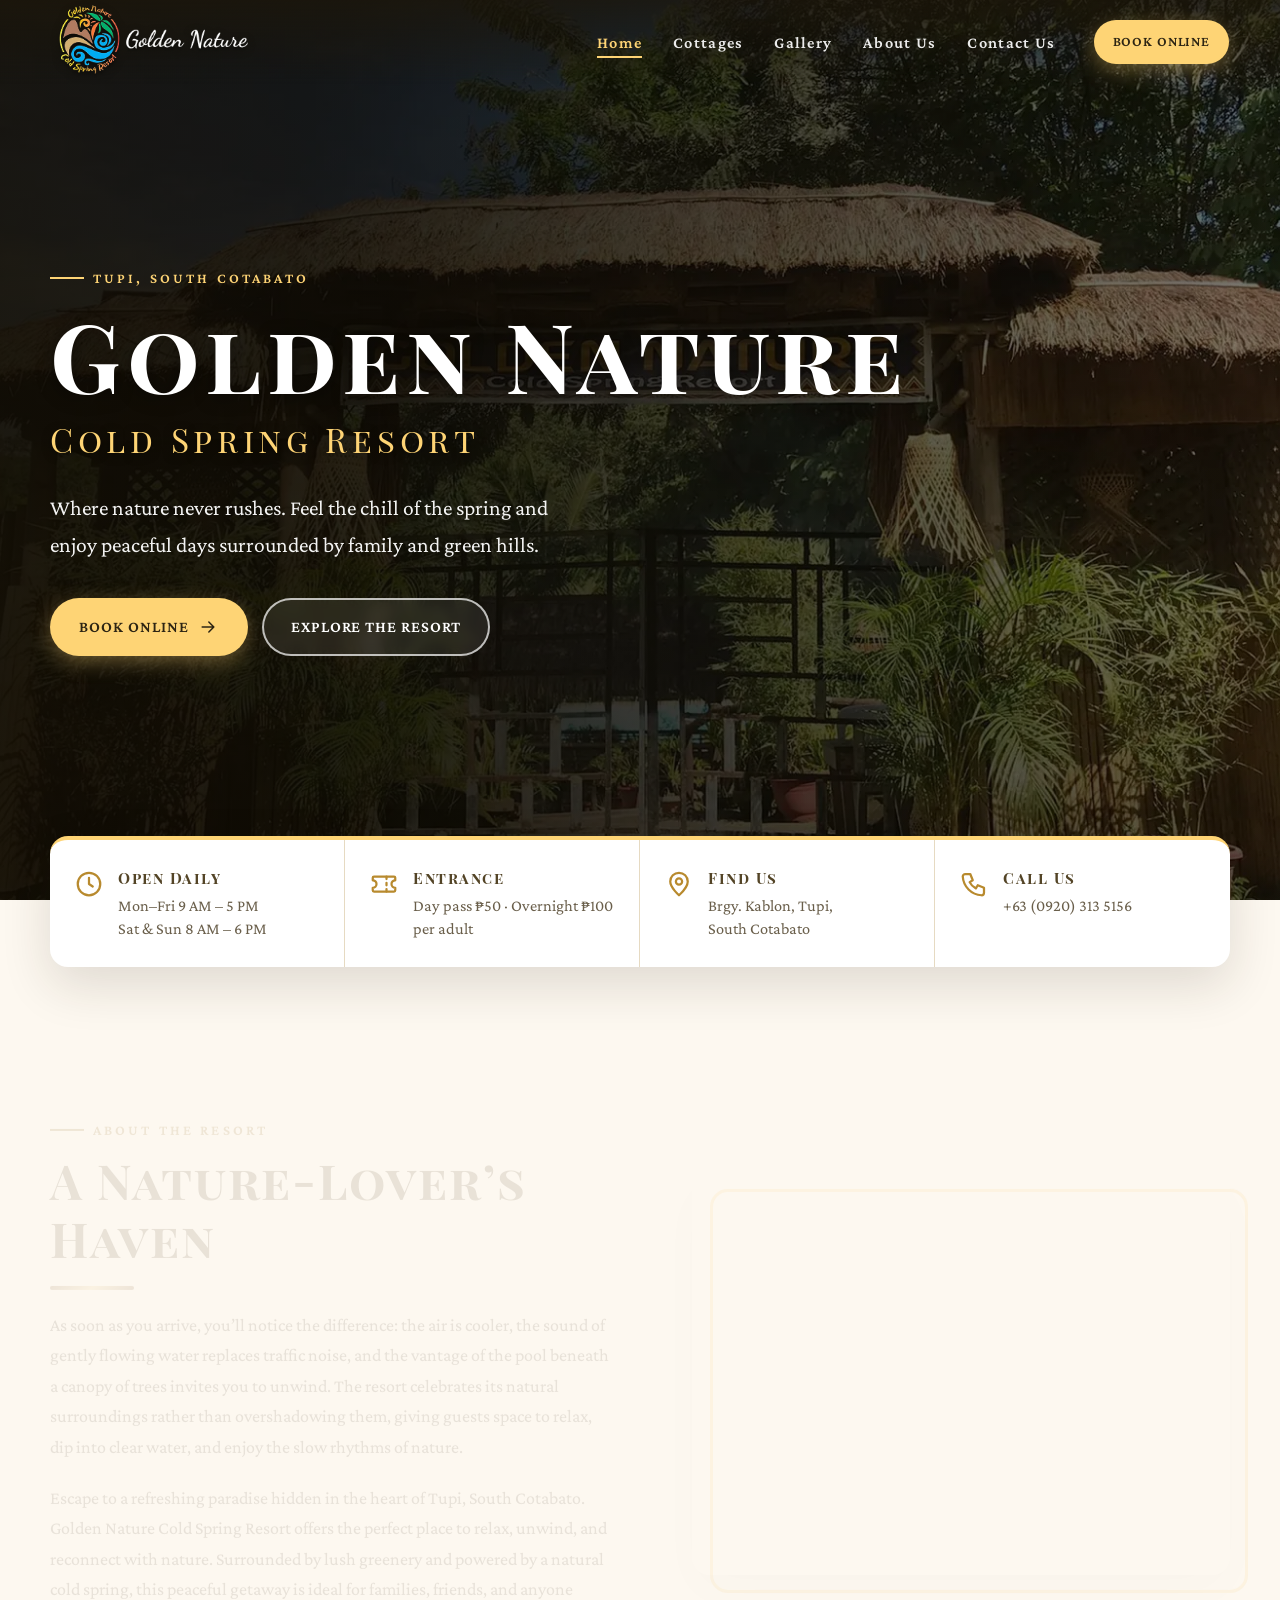
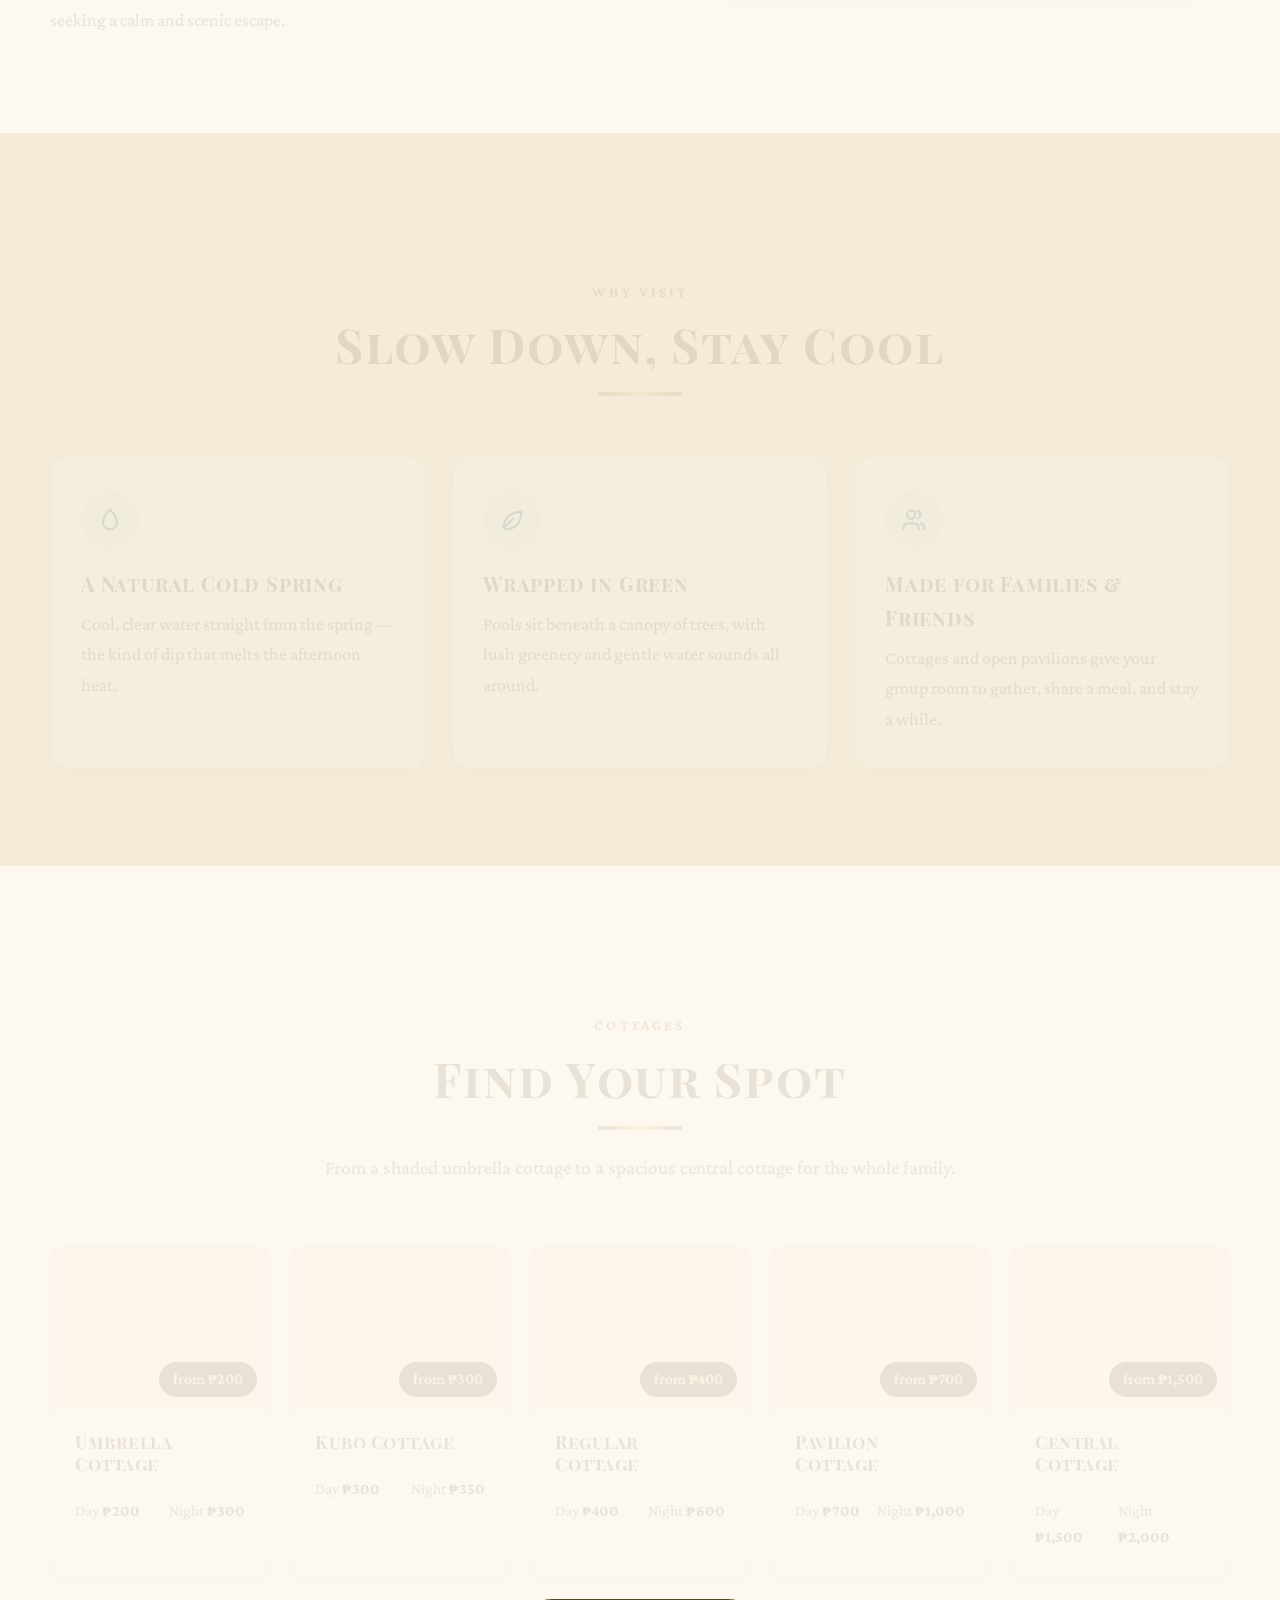
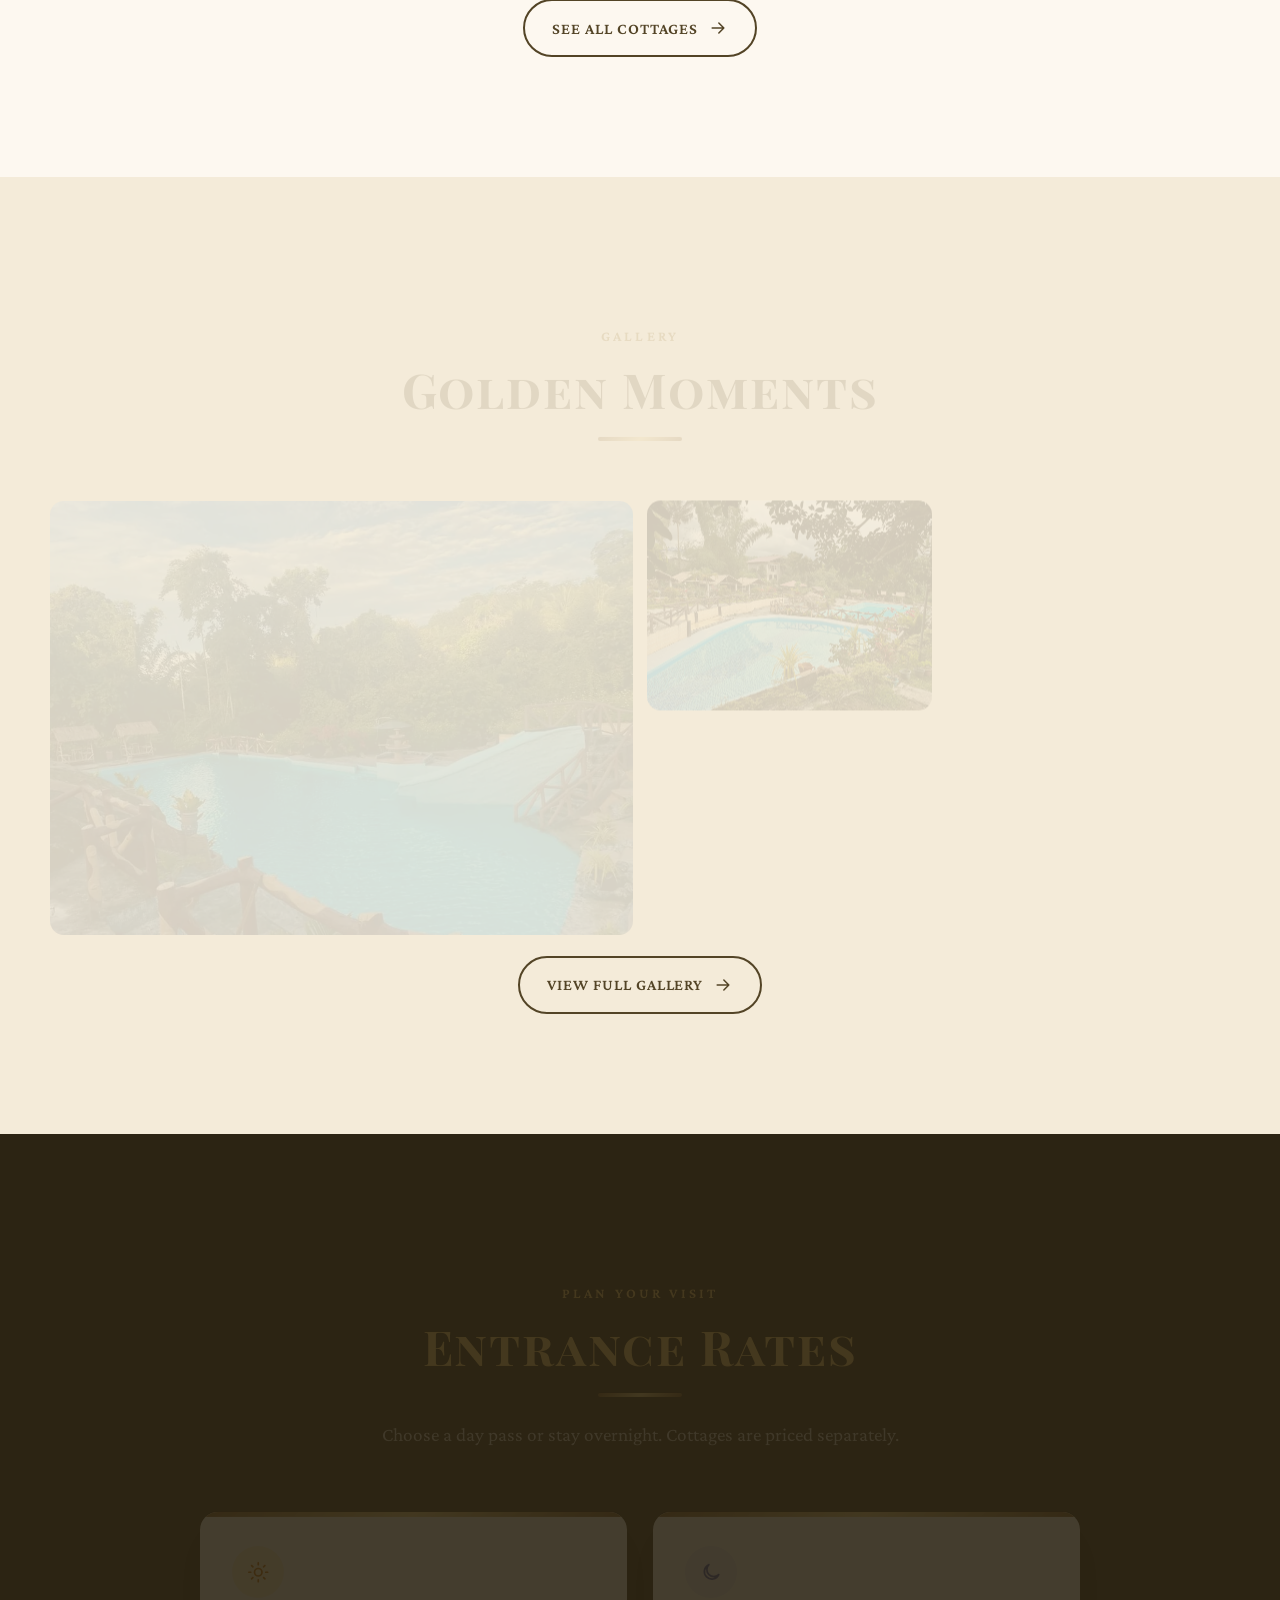
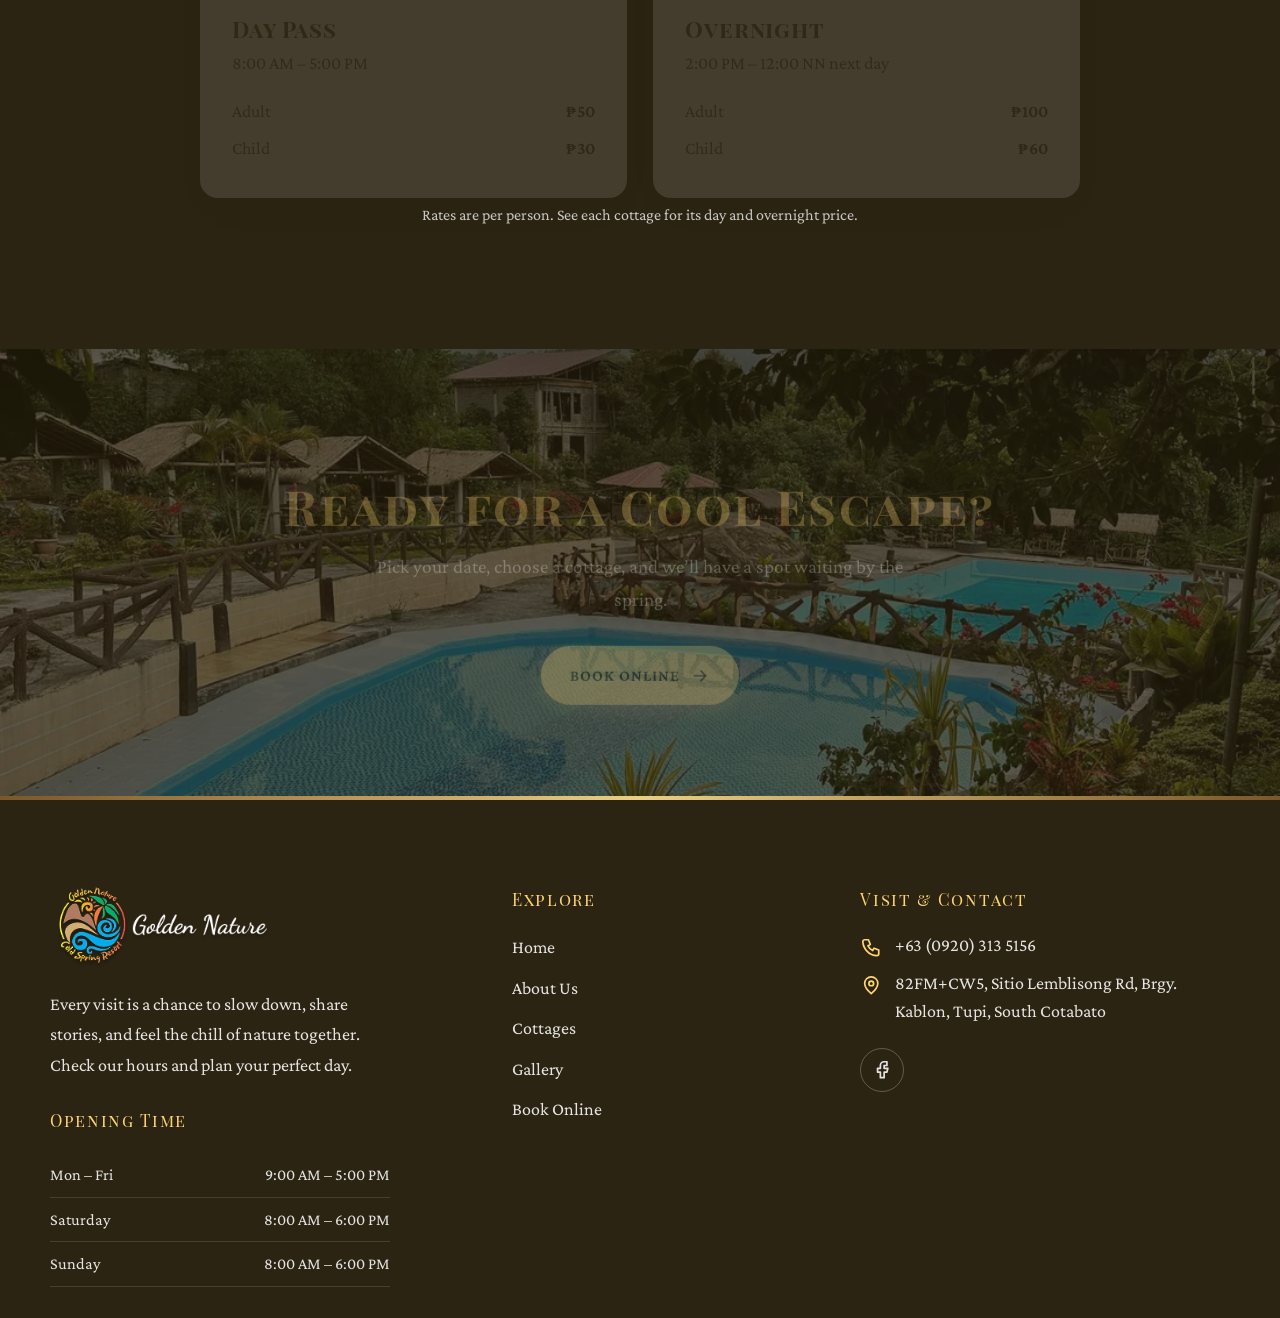
<file: index.html>
<!DOCTYPE html><html lang="en"><head><meta charset="utf-8"><title>Golden Nature Cold Spring Resort</title><meta http-equiv="refresh" content="0; url=Home.html"><link rel="canonical" href="Home.html"></head><body><a href="Home.html">Continue to Golden Nature Cold Spring Resort</a></body></html>
</file>
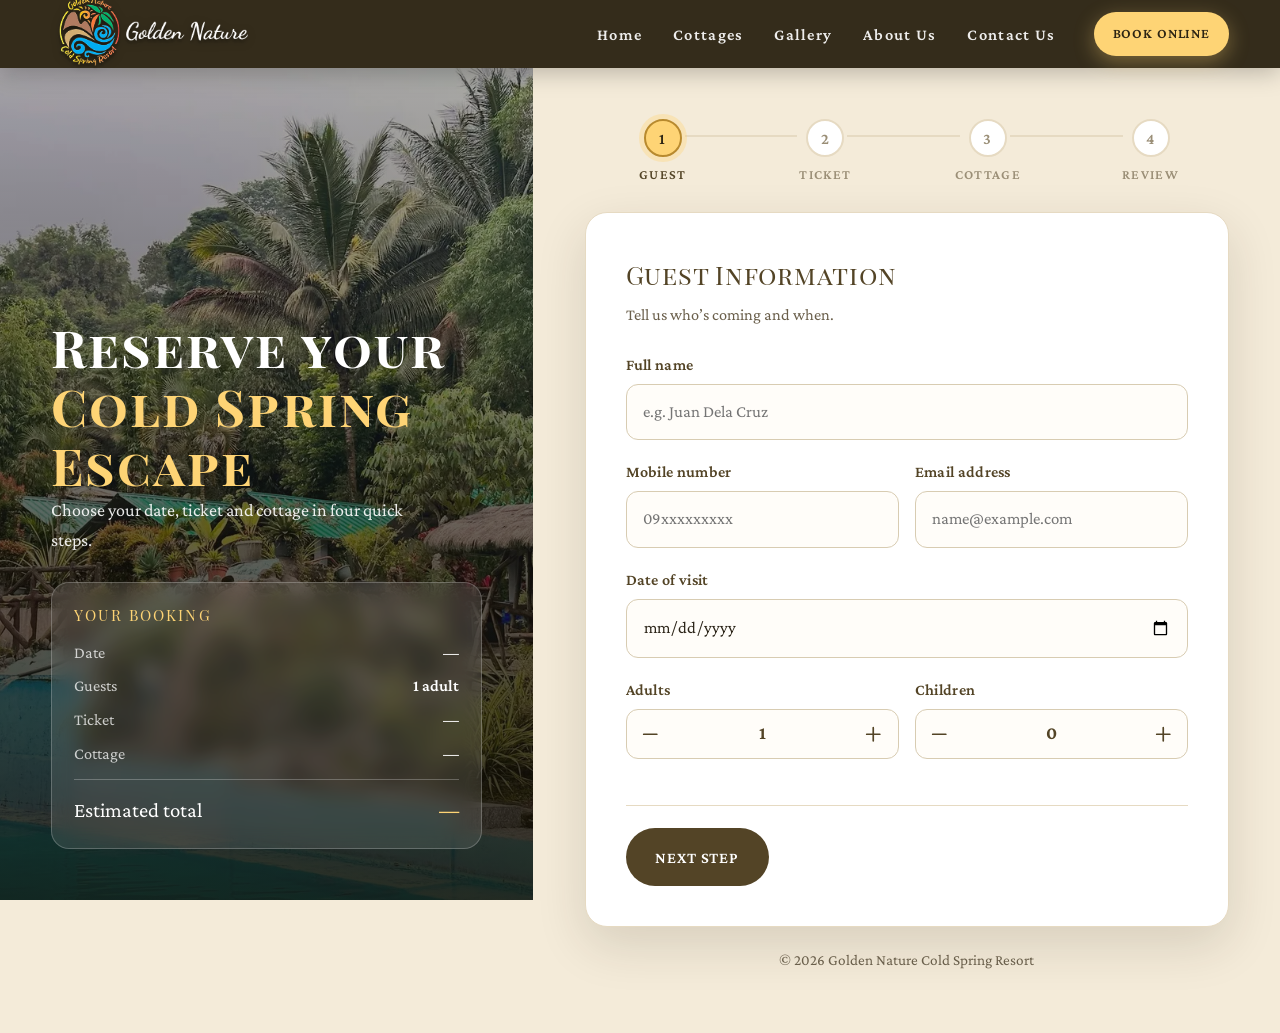
<file: Booking.html>
<!DOCTYPE html>
<html lang="en">
<head>
<meta charset="UTF-8">
<meta name="viewport" content="width=device-width, initial-scale=1">
<title>Book Online | Golden Nature Cold Spring Resort</title>
<meta name="description" content="Book your day pass or overnight stay and reserve a cottage at Golden Nature Cold Spring Resort in Tupi, South Cotabato.">
<meta name="theme-color" content="#2c2413">
<meta property="og:type" content="website">
<meta property="og:title" content="Book Online | Golden Nature Cold Spring Resort">
<meta property="og:description" content="Book your day pass or overnight stay and reserve a cottage at Golden Nature Cold Spring Resort in Tupi, South Cotabato.">
<meta property="og:image" content="img/book.webp">
<link rel="icon" href="favicon.svg" type="image/svg+xml">
<link rel="preconnect" href="https://fonts.googleapis.com">
<link rel="preconnect" href="https://fonts.gstatic.com" crossorigin>
<link href="https://fonts.googleapis.com/css2?family=Playfair+Display+SC:wght@400;700&family=Crimson+Pro:ital,wght@0,400;0,600;1,400&display=swap" rel="stylesheet">
<link rel="stylesheet" href="css/style.css">
<link rel="stylesheet" href="css/booking.css">
</head>
<body class="booking-page">
<a class="skip" href="#main">Skip to content</a>
<svg width="0" height="0" style="position:absolute" aria-hidden="true" focusable="false"><defs>
<symbol id="i-phone" viewBox="0 0 24 24"><path d="M5 4h4l2 5-2.5 1.5a11 11 0 0 0 5 5L15 13l5 2v4a2 2 0 0 1-2 2A16 16 0 0 1 3 6a2 2 0 0 1 2-2z"/></symbol>
<symbol id="i-pin" viewBox="0 0 24 24"><path d="M12 21s-7-6.2-7-11a7 7 0 0 1 14 0c0 4.8-7 11-7 11z"/><circle cx="12" cy="10" r="2.5"/></symbol>
<symbol id="i-clock" viewBox="0 0 24 24"><circle cx="12" cy="12" r="9"/><path d="M12 7v5l3 2"/></symbol>
<symbol id="i-facebook" viewBox="0 0 24 24"><path d="M14 8h3V4h-3a4 4 0 0 0-4 4v3H7v4h3v6h4v-6h3l1-4h-4V8z"/></symbol>
<symbol id="i-ticket" viewBox="0 0 24 24"><path d="M3 9V7a1 1 0 0 1 1-1h16a1 1 0 0 1 1 1v2a3 3 0 0 0 0 6v2a1 1 0 0 1-1 1H4a1 1 0 0 1-1-1v-2a3 3 0 0 0 0-6z"/><path d="M14 6v12" stroke-dasharray="2 3"/></symbol>
<symbol id="i-drop" viewBox="0 0 24 24"><path d="M12 3s6 6.5 6 11a6 6 0 0 1-12 0c0-4.5 6-11 6-11z"/></symbol>
<symbol id="i-leaf" viewBox="0 0 24 24"><path d="M5 19c0-8 5-14 15-14 0 10-6 15-14 15M5 19l8-8"/></symbol>
<symbol id="i-users" viewBox="0 0 24 24"><path d="M16 20v-1a4 4 0 0 0-4-4H7a4 4 0 0 0-4 4v1M9.5 11a3.5 3.5 0 1 0 0-7 3.5 3.5 0 0 0 0 7zM21 20v-1a4 4 0 0 0-3-3.9M15 4.2a3.5 3.5 0 0 1 0 6.6"/></symbol>
<symbol id="i-arrow" viewBox="0 0 24 24"><path d="M5 12h14M13 6l6 6-6 6"/></symbol>
<symbol id="i-down" viewBox="0 0 24 24"><path d="M6 9l6 6 6-6"/></symbol>
<symbol id="i-sun" viewBox="0 0 24 24"><circle cx="12" cy="12" r="4"/><path d="M12 2v2M12 20v2M4.9 4.9l1.4 1.4M17.7 17.7l1.4 1.4M2 12h2M20 12h2M4.9 19.1l1.4-1.4M17.7 6.3l1.4-1.4"/></symbol>
<symbol id="i-moon" viewBox="0 0 24 24"><path d="M20 14.5A8 8 0 1 1 9.5 4a6.5 6.5 0 0 0 10.5 10.5z"/></symbol>
<symbol id="i-check" viewBox="0 0 24 24"><path d="M5 13l4 4L19 7"/></symbol>
<symbol id="i-minus" viewBox="0 0 24 24"><path d="M5 12h14"/></symbol>
<symbol id="i-plus" viewBox="0 0 24 24"><path d="M12 5v14M5 12h14"/></symbol>
<symbol id="i-close" viewBox="0 0 24 24"><path d="M6 6l12 12M18 6L6 18"/></symbol>
<symbol id="i-prev" viewBox="0 0 24 24"><path d="M15 6l-6 6 6 6"/></symbol>
<symbol id="i-next" viewBox="0 0 24 24"><path d="M9 6l6 6-6 6"/></symbol>
<symbol id="i-menu" viewBox="0 0 24 24"><path d="M4 7h16M4 12h16M4 17h16"/></symbol>
<symbol id="i-copy" viewBox="0 0 24 24"><rect x="9" y="9" width="11" height="11" rx="2"/><path d="M5 15V6a2 2 0 0 1 2-2h9"/></symbol>
</defs></svg>
<header class="site-header solid" id="header">
  <a class="brand" href="Home.html" aria-label="Golden Nature Cold Spring Resort — home"><img src="img/logo.png" width="279" height="108" alt="Golden Nature Resort"></a>
  <button class="menu-toggle" aria-expanded="false" aria-controls="nav" aria-label="Toggle menu"><svg class="icon" aria-hidden="true"><use href="#i-menu"/></svg></button>
  <nav class="nav" id="nav" aria-label="Main">
    <ul><li><a href="Home.html">Home</a></li><li><a href="Cottages.html">Cottages</a></li><li><a href="Gallery.html">Gallery</a></li><li><a href="Home.html#about">About Us</a></li><li><a href="Home.html#contact">Contact Us</a></li></ul>
    <a href="Booking.html" class="btn btn--gold btn--sm">Book Online</a>
  </nav>
</header>

<main id="main" class="booking">
  <aside class="booking__aside"><div class="booking__aside-inner">
    <img src="img/book.webp" width="1400" height="1050" alt="Pool and cottages at Golden Nature Resort">
    <div><h1>Reserve your<em>Cold Spring Escape</em></h1>
    <p class="sub">Choose your date, ticket and cottage in four quick steps.</p></div>
    <div class="summary" aria-live="polite"><h2>YOUR BOOKING</h2><dl id="summary-list"></dl></div>
  </div></aside>

  <div class="booking__main"><div class="booking__panel" id="panel">
    <ol class="stepper" aria-label="Booking progress"><li>Guest</li><li>Ticket</li><li>Cottage</li><li>Review</li></ol>
    <div class="form-card">
      <form id="booking-form" novalidate>
        <fieldset class="step active" id="step-1"><legend>Guest Information</legend>
          <p class="hint">Tell us who&rsquo;s coming and when.</p>
          <div class="field"><label for="inp-name">Full name</label>
        <input type="text" id="inp-name" autocomplete="name" placeholder="e.g. Juan Dela Cruz" aria-describedby="err-name" required>
        <p class="error" id="err-name" role="alert"></p></div>
          <div class="row">
            <div class="field"><label for="inp-phone">Mobile number</label>
        <input type="tel" id="inp-phone" autocomplete="tel" placeholder="09xxxxxxxxx" aria-describedby="err-phone" required>
        <p class="error" id="err-phone" role="alert"></p></div>
            <div class="field"><label for="inp-email">Email address</label>
        <input type="email" id="inp-email" autocomplete="email" placeholder="name@example.com" aria-describedby="err-email" required>
        <p class="error" id="err-email" role="alert"></p></div>
          </div>
          <div class="field"><label for="inp-date">Date of visit</label>
            <input type="date" id="inp-date" aria-describedby="err-date" required><p class="error" id="err-date" role="alert"></p></div>
          <div class="row"><div class="field"><span class="label" id="lbl-adults">Adults</span>
        <div class="counter" role="group" aria-labelledby="lbl-adults">
          <button type="button" data-adjust="adults" data-delta="-1" aria-label="Fewer adults"><svg class="icon" aria-hidden="true"><use href="#i-minus"/></svg></button>
          <output id="out-adults" aria-live="polite">1</output>
          <button type="button" data-adjust="adults" data-delta="1" aria-label="More adults"><svg class="icon" aria-hidden="true"><use href="#i-plus"/></svg></button>
        </div></div><div class="field"><span class="label" id="lbl-children">Children</span>
        <div class="counter" role="group" aria-labelledby="lbl-children">
          <button type="button" data-adjust="children" data-delta="-1" aria-label="Fewer children"><svg class="icon" aria-hidden="true"><use href="#i-minus"/></svg></button>
          <output id="out-children" aria-live="polite">0</output>
          <button type="button" data-adjust="children" data-delta="1" aria-label="More children"><svg class="icon" aria-hidden="true"><use href="#i-plus"/></svg></button>
        </div></div></div>
        </fieldset>

        <fieldset class="step" id="step-2"><legend>Ticket Type</legend>
          <p class="hint">Select your preferred duration. Rates are per person.</p>
          <div class="options">
            <label class="option"><input type="radio" name="ticket" value="Day"><span class="option__box">
              <span class="option__left"><span class="option__icon day"><svg class="icon" aria-hidden="true"><use href="#i-sun"/></svg></span><span><h3>Day Pass</h3><small>8:00 AM – 5:00 PM</small></span></span>
              <span class="option__price">₱50 <small>adult</small><br>₱30 <small>child</small></span></span></label>
            <label class="option"><input type="radio" name="ticket" value="Overnight"><span class="option__box">
              <span class="option__left"><span class="option__icon night"><svg class="icon" aria-hidden="true"><use href="#i-moon"/></svg></span><span><h3>Overnight</h3><small>2:00 PM – 12:00 NN next day</small></span></span>
              <span class="option__price">₱100 <small>adult</small><br>₱60 <small>child</small></span></span></label>
          </div>
          <p class="error" id="err-ticket" role="alert"></p>
        </fieldset>

        <fieldset class="step" id="step-3"><legend>Select Cottage</legend>
          <p class="hint">Choose your perfect spot. Prices shown are for the ticket you picked.</p>
          <div class="cottage-grid" id="cottage-grid"></div>
          <p class="error" id="err-cottage" role="alert"></p>
        </fieldset>

        <fieldset class="step" id="step-4"><legend>Review &amp; Confirm</legend>
          <p class="hint">Please check everything before confirming.</p>
          <div class="review"><h3 id="rev-name"></h3><p class="meta" id="rev-contact"></p><dl id="rev-list"></dl></div>
          <div class="breakdown"><h4>PRICE BREAKDOWN</h4><div id="bd-list"></div></div>
          <label class="check"><input type="checkbox" id="inp-confirm"><span>I confirm that the details above are correct.</span></label>
          <p class="error" id="err-confirm" role="alert"></p>
        </fieldset>

        <div class="actions">
          <button type="button" class="btn btn--outline btn--sm btn-back" id="btn-back" hidden>Back</button>
          <span class="chip-total" id="chip-total"></span>
          <button type="submit" class="btn btn--dark" id="btn-next">Next step</button>
        </div>
      </form>

      <div class="complete" id="done">
        <div class="ok"><svg class="icon" aria-hidden="true"><use href="#i-check"/></svg></div>
        <h2 tabindex="-1">Booking request ready</h2>
        <div class="ref" id="done-ref"></div>
        <p>Estimated total <strong id="done-total"></strong></p>
        <div class="next"><strong>One last step:</strong> your reservation is not final until the resort confirms it. Please message us on Facebook or call <a href="tel:+639203135156">+63 920 313 5156</a> and quote your reference number.</div>
        <div class="btns">
          <a class="btn btn--dark btn--sm" id="done-fb" href="https://www.facebook.com/profile.php?id=100088833581768" target="_blank" rel="noopener"><svg class="icon" aria-hidden="true"><use href="#i-facebook"/></svg> Message us</a>
          <a class="btn btn--outline btn--sm" href="tel:+639203135156"><svg class="icon" aria-hidden="true"><use href="#i-phone"/></svg> Call</a>
          <button class="btn btn--outline btn--sm" type="button" id="done-copy"><svg class="icon" aria-hidden="true"><use href="#i-copy"/></svg> Copy details</button>
          <a class="btn btn--outline btn--sm" href="Home.html">Back to home</a>
        </div>
      </div>
    </div>
    <p style="text-align:center;margin-top:20px;color:var(--muted);font-size:.95rem">&copy; <span data-year>2026</span> Golden Nature Cold Spring Resort</p>
  </div></div>
</main>
<div class="toast" id="toast" role="status" aria-live="polite"></div>
<script src="js/main.js"></script>
<script src="js/booking.js"></script>
</body>
</html>
</file>
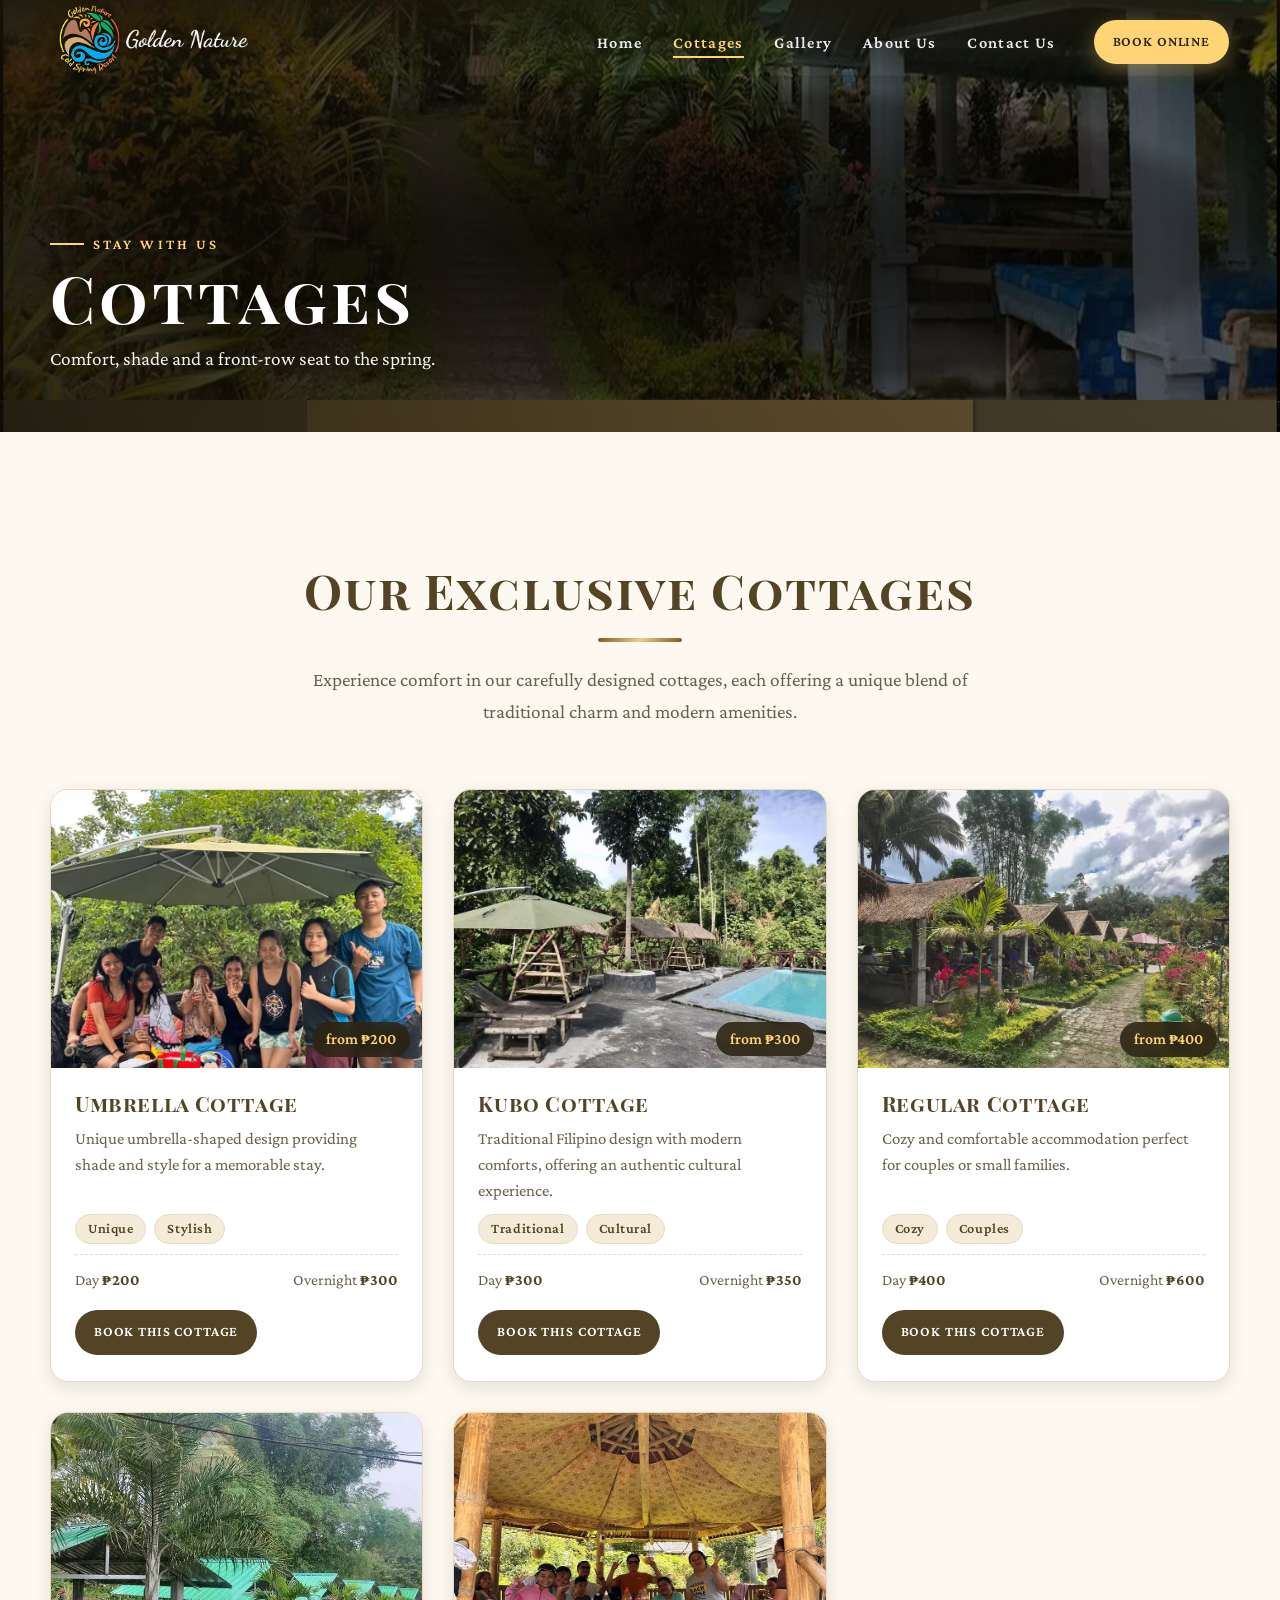
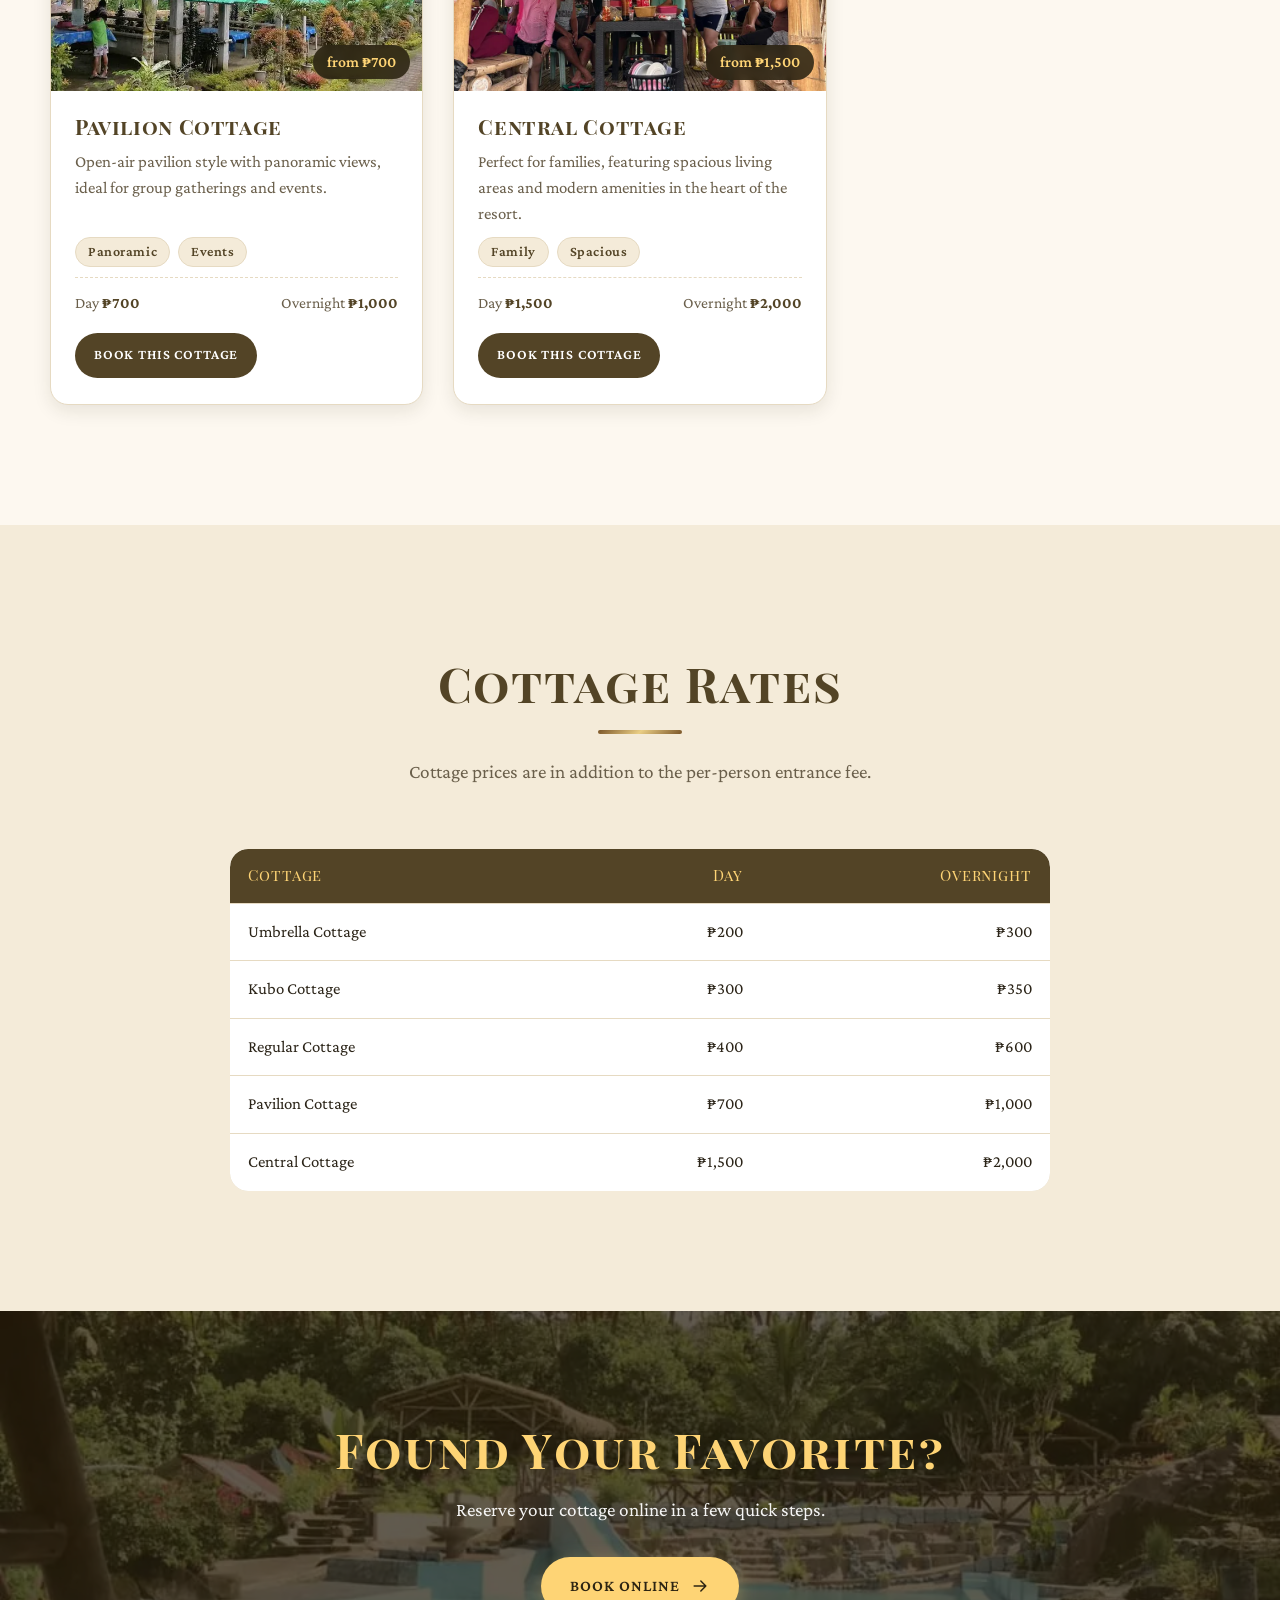
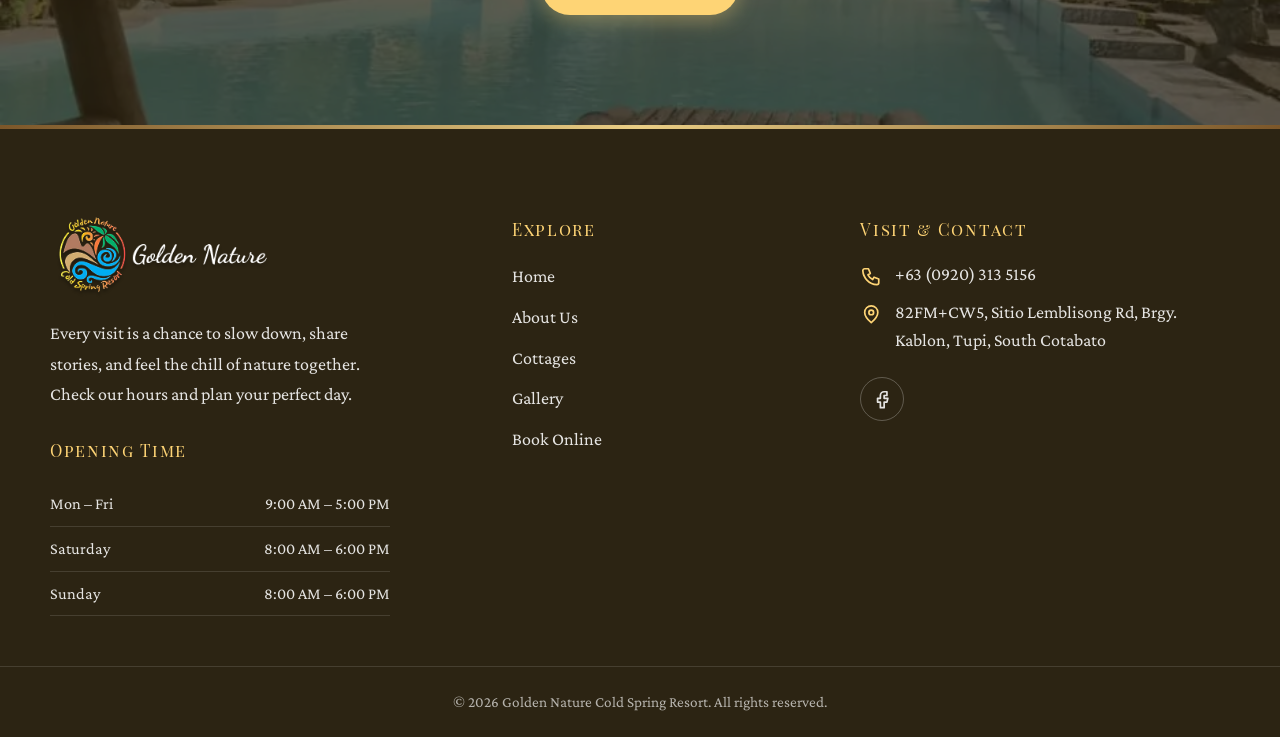
<file: Cottages.html>
<!DOCTYPE html>
<html lang="en">
<head>
<meta charset="UTF-8">
<meta name="viewport" content="width=device-width, initial-scale=1">
<title>Cottages | Golden Nature Cold Spring Resort</title>
<meta name="description" content="Umbrella, Kubo, Regular, Pavilion and Central cottages at Golden Nature Cold Spring Resort, with day and overnight rates.">
<meta name="theme-color" content="#2c2413">
<meta property="og:type" content="website">
<meta property="og:title" content="Cottages | Golden Nature Cold Spring Resort">
<meta property="og:description" content="Umbrella, Kubo, Regular, Pavilion and Central cottages at Golden Nature Cold Spring Resort, with day and overnight rates.">
<meta property="og:image" content="img/cottagebg.webp">
<link rel="icon" href="favicon.svg" type="image/svg+xml">
<link rel="preconnect" href="https://fonts.googleapis.com">
<link rel="preconnect" href="https://fonts.gstatic.com" crossorigin>
<link href="https://fonts.googleapis.com/css2?family=Playfair+Display+SC:wght@400;700&family=Crimson+Pro:ital,wght@0,400;0,600;1,400&display=swap" rel="stylesheet">
<link rel="stylesheet" href="css/style.css">
</head>
<body>
<a class="skip" href="#main">Skip to content</a>
<svg width="0" height="0" style="position:absolute" aria-hidden="true" focusable="false"><defs>
<symbol id="i-phone" viewBox="0 0 24 24"><path d="M5 4h4l2 5-2.5 1.5a11 11 0 0 0 5 5L15 13l5 2v4a2 2 0 0 1-2 2A16 16 0 0 1 3 6a2 2 0 0 1 2-2z"/></symbol>
<symbol id="i-pin" viewBox="0 0 24 24"><path d="M12 21s-7-6.2-7-11a7 7 0 0 1 14 0c0 4.8-7 11-7 11z"/><circle cx="12" cy="10" r="2.5"/></symbol>
<symbol id="i-clock" viewBox="0 0 24 24"><circle cx="12" cy="12" r="9"/><path d="M12 7v5l3 2"/></symbol>
<symbol id="i-facebook" viewBox="0 0 24 24"><path d="M14 8h3V4h-3a4 4 0 0 0-4 4v3H7v4h3v6h4v-6h3l1-4h-4V8z"/></symbol>
<symbol id="i-ticket" viewBox="0 0 24 24"><path d="M3 9V7a1 1 0 0 1 1-1h16a1 1 0 0 1 1 1v2a3 3 0 0 0 0 6v2a1 1 0 0 1-1 1H4a1 1 0 0 1-1-1v-2a3 3 0 0 0 0-6z"/><path d="M14 6v12" stroke-dasharray="2 3"/></symbol>
<symbol id="i-drop" viewBox="0 0 24 24"><path d="M12 3s6 6.5 6 11a6 6 0 0 1-12 0c0-4.5 6-11 6-11z"/></symbol>
<symbol id="i-leaf" viewBox="0 0 24 24"><path d="M5 19c0-8 5-14 15-14 0 10-6 15-14 15M5 19l8-8"/></symbol>
<symbol id="i-users" viewBox="0 0 24 24"><path d="M16 20v-1a4 4 0 0 0-4-4H7a4 4 0 0 0-4 4v1M9.5 11a3.5 3.5 0 1 0 0-7 3.5 3.5 0 0 0 0 7zM21 20v-1a4 4 0 0 0-3-3.9M15 4.2a3.5 3.5 0 0 1 0 6.6"/></symbol>
<symbol id="i-arrow" viewBox="0 0 24 24"><path d="M5 12h14M13 6l6 6-6 6"/></symbol>
<symbol id="i-down" viewBox="0 0 24 24"><path d="M6 9l6 6 6-6"/></symbol>
<symbol id="i-sun" viewBox="0 0 24 24"><circle cx="12" cy="12" r="4"/><path d="M12 2v2M12 20v2M4.9 4.9l1.4 1.4M17.7 17.7l1.4 1.4M2 12h2M20 12h2M4.9 19.1l1.4-1.4M17.7 6.3l1.4-1.4"/></symbol>
<symbol id="i-moon" viewBox="0 0 24 24"><path d="M20 14.5A8 8 0 1 1 9.5 4a6.5 6.5 0 0 0 10.5 10.5z"/></symbol>
<symbol id="i-check" viewBox="0 0 24 24"><path d="M5 13l4 4L19 7"/></symbol>
<symbol id="i-minus" viewBox="0 0 24 24"><path d="M5 12h14"/></symbol>
<symbol id="i-plus" viewBox="0 0 24 24"><path d="M12 5v14M5 12h14"/></symbol>
<symbol id="i-close" viewBox="0 0 24 24"><path d="M6 6l12 12M18 6L6 18"/></symbol>
<symbol id="i-prev" viewBox="0 0 24 24"><path d="M15 6l-6 6 6 6"/></symbol>
<symbol id="i-next" viewBox="0 0 24 24"><path d="M9 6l6 6-6 6"/></symbol>
<symbol id="i-menu" viewBox="0 0 24 24"><path d="M4 7h16M4 12h16M4 17h16"/></symbol>
<symbol id="i-copy" viewBox="0 0 24 24"><rect x="9" y="9" width="11" height="11" rx="2"/><path d="M5 15V6a2 2 0 0 1 2-2h9"/></symbol>
</defs></svg>
<header class="site-header" id="header">
  <a class="brand" href="Home.html" aria-label="Golden Nature Cold Spring Resort — home"><img src="img/logo.png" width="279" height="108" alt="Golden Nature Resort"></a>
  <button class="menu-toggle" aria-expanded="false" aria-controls="nav" aria-label="Toggle menu"><svg class="icon" aria-hidden="true"><use href="#i-menu"/></svg></button>
  <nav class="nav" id="nav" aria-label="Main">
    <ul><li><a href="Home.html">Home</a></li><li><a href="Cottages.html" aria-current="page">Cottages</a></li><li><a href="Gallery.html">Gallery</a></li><li><a href="Home.html#about">About Us</a></li><li><a href="#contact">Contact Us</a></li></ul>
    <a href="Booking.html" class="btn btn--gold btn--sm">Book Online</a>
  </nav>
</header>

<main id="main">
<section class="hero hero--page">
  <div class="hero__bg"><img src="img/cottagebg.webp" width="1538" height="558" alt="Row of thatched cottages among gardens" fetchpriority="high"></div>
  <div class="hero__content"><span class="eyebrow">Stay with us</span><h1>Cottages</h1>
  <p>Comfort, shade and a front-row seat to the spring.</p></div>
</section>
<section class="section"><div class="wrap">
  <div class="section__head reveal"><h2 class="title">Our Exclusive Cottages</h2>
    <p class="lead">Experience comfort in our carefully designed cottages, each offering a unique blend of traditional charm and modern amenities.</p></div>
  <div class="cards"><article class="card reveal" id="umbrella">
  <div class="card__img"><img src="img/c-umbrella.webp" width="810" height="1080" alt="Umbrella Cottage" loading="lazy" decoding="async"><span class="card__price">from ₱200</span></div>
  <div class="card__body"><h3>Umbrella Cottage</h3><p>Unique umbrella-shaped design providing shade and style for a memorable stay.</p><div class="tags"><span class="tag">Unique</span><span class="tag">Stylish</span></div>
    <div class="card__rates"><span>Day <strong>₱200</strong></span><span>Overnight <strong>₱300</strong></span></div>
    <a class="btn btn--dark btn--sm" href="Booking.html?cottage=umbrella">Book this cottage</a></div>
</article><article class="card reveal" id="kubo">
  <div class="card__img"><img src="img/c-kubo.webp" width="900" height="675" alt="Kubo Cottage" loading="lazy" decoding="async"><span class="card__price">from ₱300</span></div>
  <div class="card__body"><h3>Kubo Cottage</h3><p>Traditional Filipino design with modern comforts, offering an authentic cultural experience.</p><div class="tags"><span class="tag">Traditional</span><span class="tag">Cultural</span></div>
    <div class="card__rates"><span>Day <strong>₱300</strong></span><span>Overnight <strong>₱350</strong></span></div>
    <a class="btn btn--dark btn--sm" href="Booking.html?cottage=kubo">Book this cottage</a></div>
</article><article class="card reveal" id="regular">
  <div class="card__img"><img src="img/c-regular.webp" width="900" height="675" alt="Regular Cottage" loading="lazy" decoding="async"><span class="card__price">from ₱400</span></div>
  <div class="card__body"><h3>Regular Cottage</h3><p>Cozy and comfortable accommodation perfect for couples or small families.</p><div class="tags"><span class="tag">Cozy</span><span class="tag">Couples</span></div>
    <div class="card__rates"><span>Day <strong>₱400</strong></span><span>Overnight <strong>₱600</strong></span></div>
    <a class="btn btn--dark btn--sm" href="Booking.html?cottage=regular">Book this cottage</a></div>
</article><article class="card reveal" id="pavilion">
  <div class="card__img"><img src="img/c-pabillion.webp" width="900" height="506" alt="Pavilion Cottage" loading="lazy" decoding="async"><span class="card__price">from ₱700</span></div>
  <div class="card__body"><h3>Pavilion Cottage</h3><p>Open-air pavilion style with panoramic views, ideal for group gatherings and events.</p><div class="tags"><span class="tag">Panoramic</span><span class="tag">Events</span></div>
    <div class="card__rates"><span>Day <strong>₱700</strong></span><span>Overnight <strong>₱1,000</strong></span></div>
    <a class="btn btn--dark btn--sm" href="Booking.html?cottage=pavilion">Book this cottage</a></div>
</article><article class="card reveal" id="center">
  <div class="card__img"><img src="img/c-central.webp" width="900" height="1200" alt="Central Cottage" loading="lazy" decoding="async"><span class="card__price">from ₱1,500</span></div>
  <div class="card__body"><h3>Central Cottage</h3><p>Perfect for families, featuring spacious living areas and modern amenities in the heart of the resort.</p><div class="tags"><span class="tag">Family</span><span class="tag">Spacious</span></div>
    <div class="card__rates"><span>Day <strong>₱1,500</strong></span><span>Overnight <strong>₱2,000</strong></span></div>
    <a class="btn btn--dark btn--sm" href="Booking.html?cottage=center">Book this cottage</a></div>
</article></div>
</div></section>
<section class="section section--sand"><div class="wrap" style="max-width:820px">
  <div class="section__head reveal"><h2 class="title">Cottage Rates</h2><p class="lead">Cottage prices are in addition to the per-person entrance fee.</p></div>
  <div class="table-scroll reveal"><table class="rate-table"><thead><tr><th>Cottage</th><th>Day</th><th>Overnight</th></tr></thead><tbody><tr><td>Umbrella Cottage</td><td>₱200</td><td>₱300</td></tr><tr><td>Kubo Cottage</td><td>₱300</td><td>₱350</td></tr><tr><td>Regular Cottage</td><td>₱400</td><td>₱600</td></tr><tr><td>Pavilion Cottage</td><td>₱700</td><td>₱1,000</td></tr><tr><td>Central Cottage</td><td>₱1,500</td><td>₱2,000</td></tr></tbody></table></div>
</div></section>
<section class="cta"><img src="img/b.webp" width="960" height="720" alt="" loading="lazy">
  <div class="wrap reveal"><h2>Found Your Favorite?</h2><p>Reserve your cottage online in a few quick steps.</p>
  <a class="btn btn--gold" href="Booking.html">Book Online <svg class="icon" aria-hidden="true"><use href="#i-arrow"/></svg></a></div></section>

</main>
<footer class="footer" id="footer">
  <div class="wrap footer__grid">
    <div>
      <img class="footer__logo" src="img/logo.png" width="279" height="108" alt="Golden Nature Resort" loading="lazy">
      <p>Every visit is a chance to slow down, share stories, and feel the chill of nature together. Check our hours and plan your perfect day.</p>
      <h3 style="margin-top:26px">Opening Time</h3>
      <div class="hours" style="margin-top:0">
        <div><span>Mon – Fri</span><span>9:00 AM – 5:00 PM</span></div>
        <div><span>Saturday</span><span>8:00 AM – 6:00 PM</span></div>
        <div><span>Sunday</span><span>8:00 AM – 6:00 PM</span></div>
      </div>
    </div>
    <div>
      <h3>Explore</h3>
      <ul>
        <li><a href="Home.html">Home</a></li>
        <li><a href="Home.html#about">About Us</a></li>
        <li><a href="Cottages.html">Cottages</a></li>
        <li><a href="Gallery.html">Gallery</a></li>
        <li><a href="Booking.html">Book Online</a></li>
      </ul>
    </div>
    <div id="contact">
      <h3>Visit &amp; Contact</h3>
      <ul class="contact">
        <li><svg class="icon" aria-hidden="true"><use href="#i-phone"/></svg><a href="tel:+639203135156">+63 (0920) 313 5156</a></li>
        <li><svg class="icon" aria-hidden="true"><use href="#i-pin"/></svg><a href="https://www.google.com/maps/search/?api=1&query=82FM%2BCW5%20Tupi%20South%20Cotabato" target="_blank" rel="noopener">82FM+CW5, Sitio Lemblisong Rd, Brgy. Kablon, Tupi, South Cotabato</a></li>
      </ul>
      <div class="social">
        <a href="https://www.facebook.com/profile.php?id=100088833581768" target="_blank" rel="noopener" aria-label="Golden Nature on Facebook"><svg class="icon" aria-hidden="true"><use href="#i-facebook"/></svg></a>
      </div>
    </div>
  </div>
  <div class="footer__bottom"><div class="wrap">&copy; <span data-year>2026</span> Golden Nature Cold Spring Resort. All rights reserved.</div></div>
</footer>
<script src="js/main.js"></script>
</body>
</html>
</file>
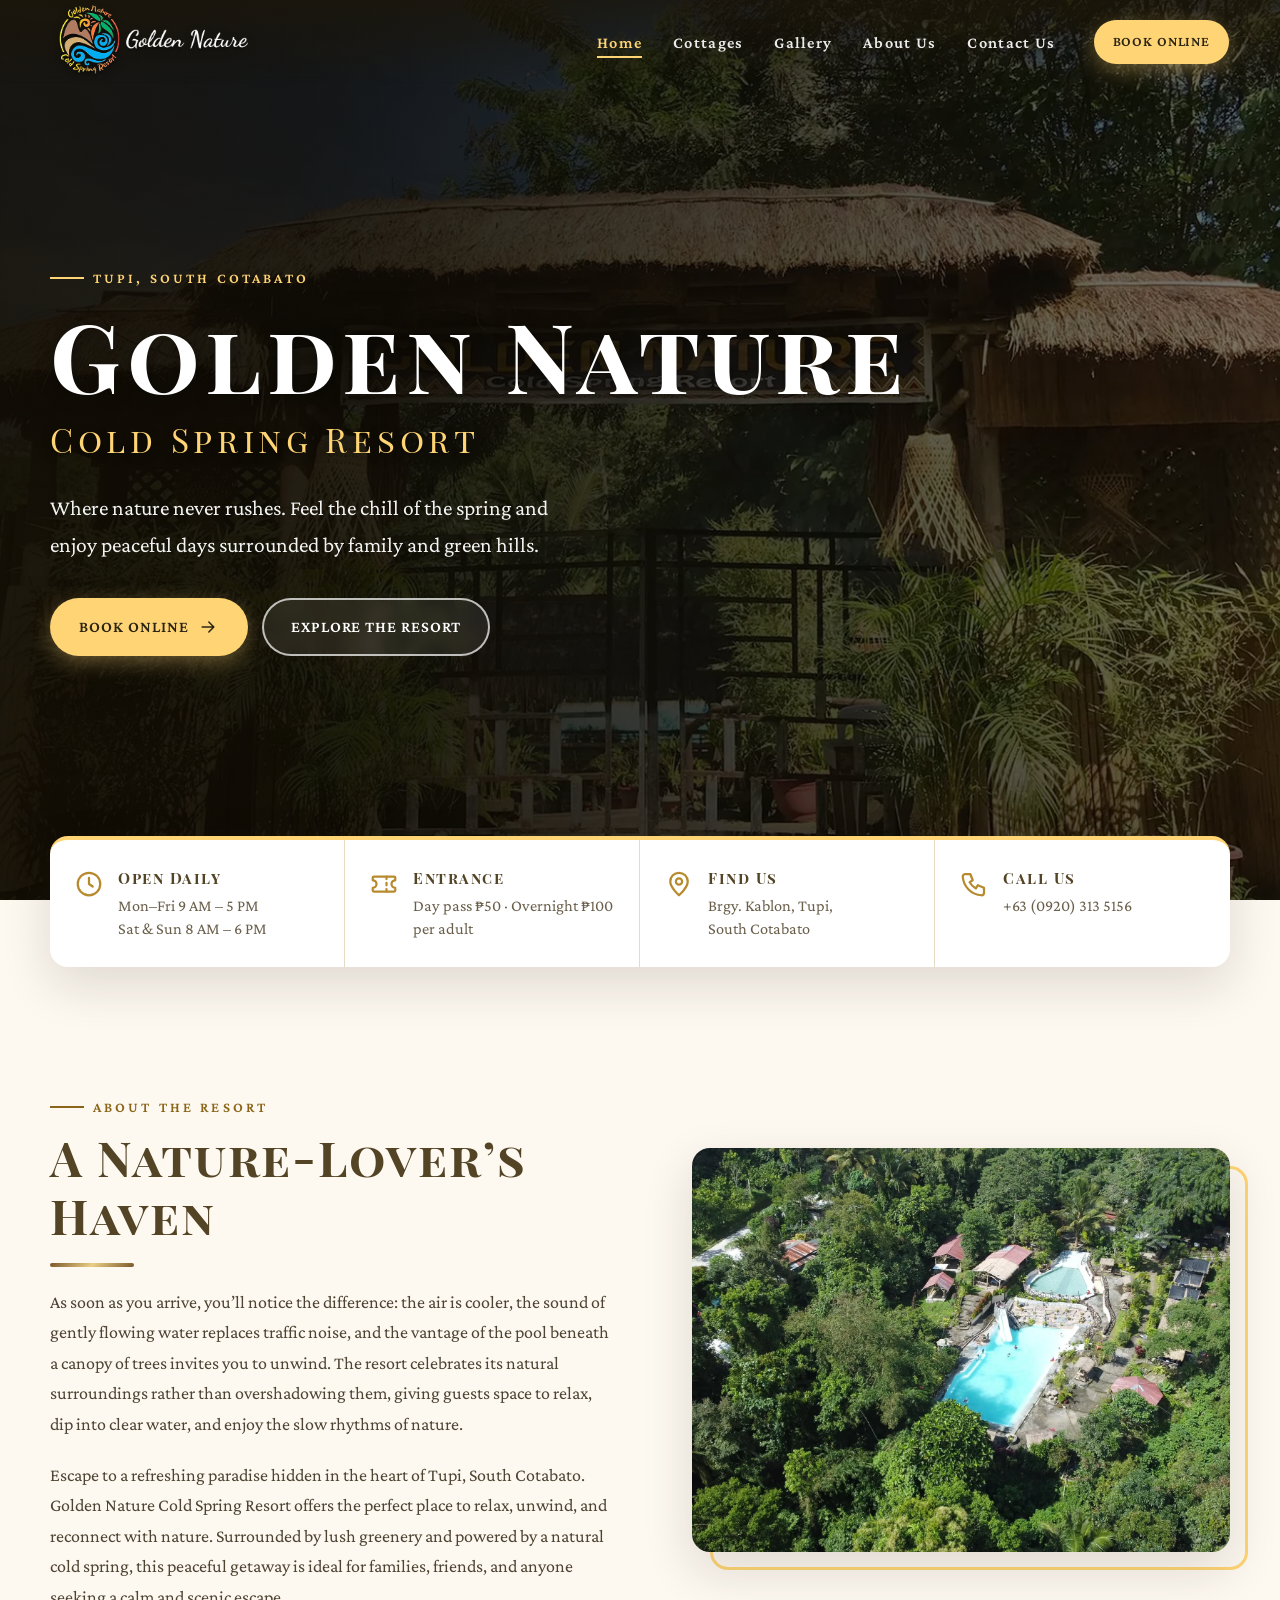
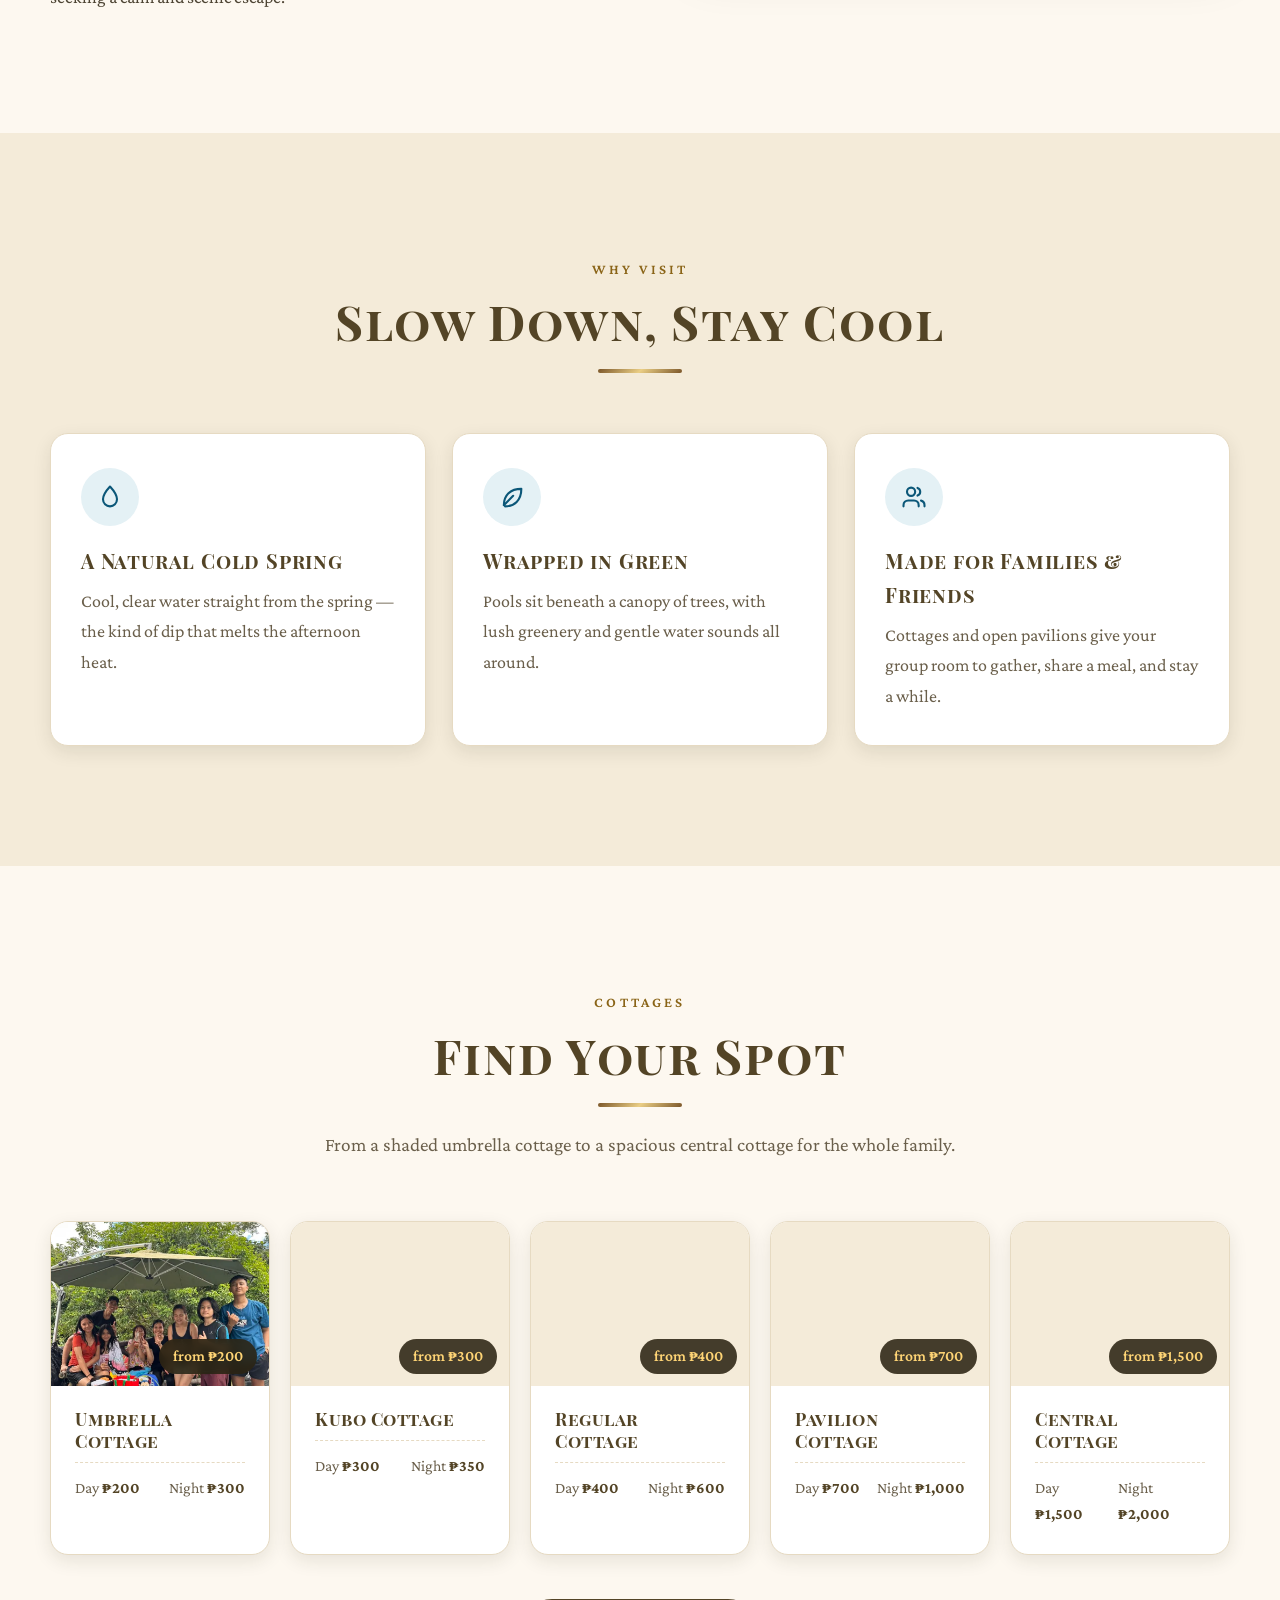
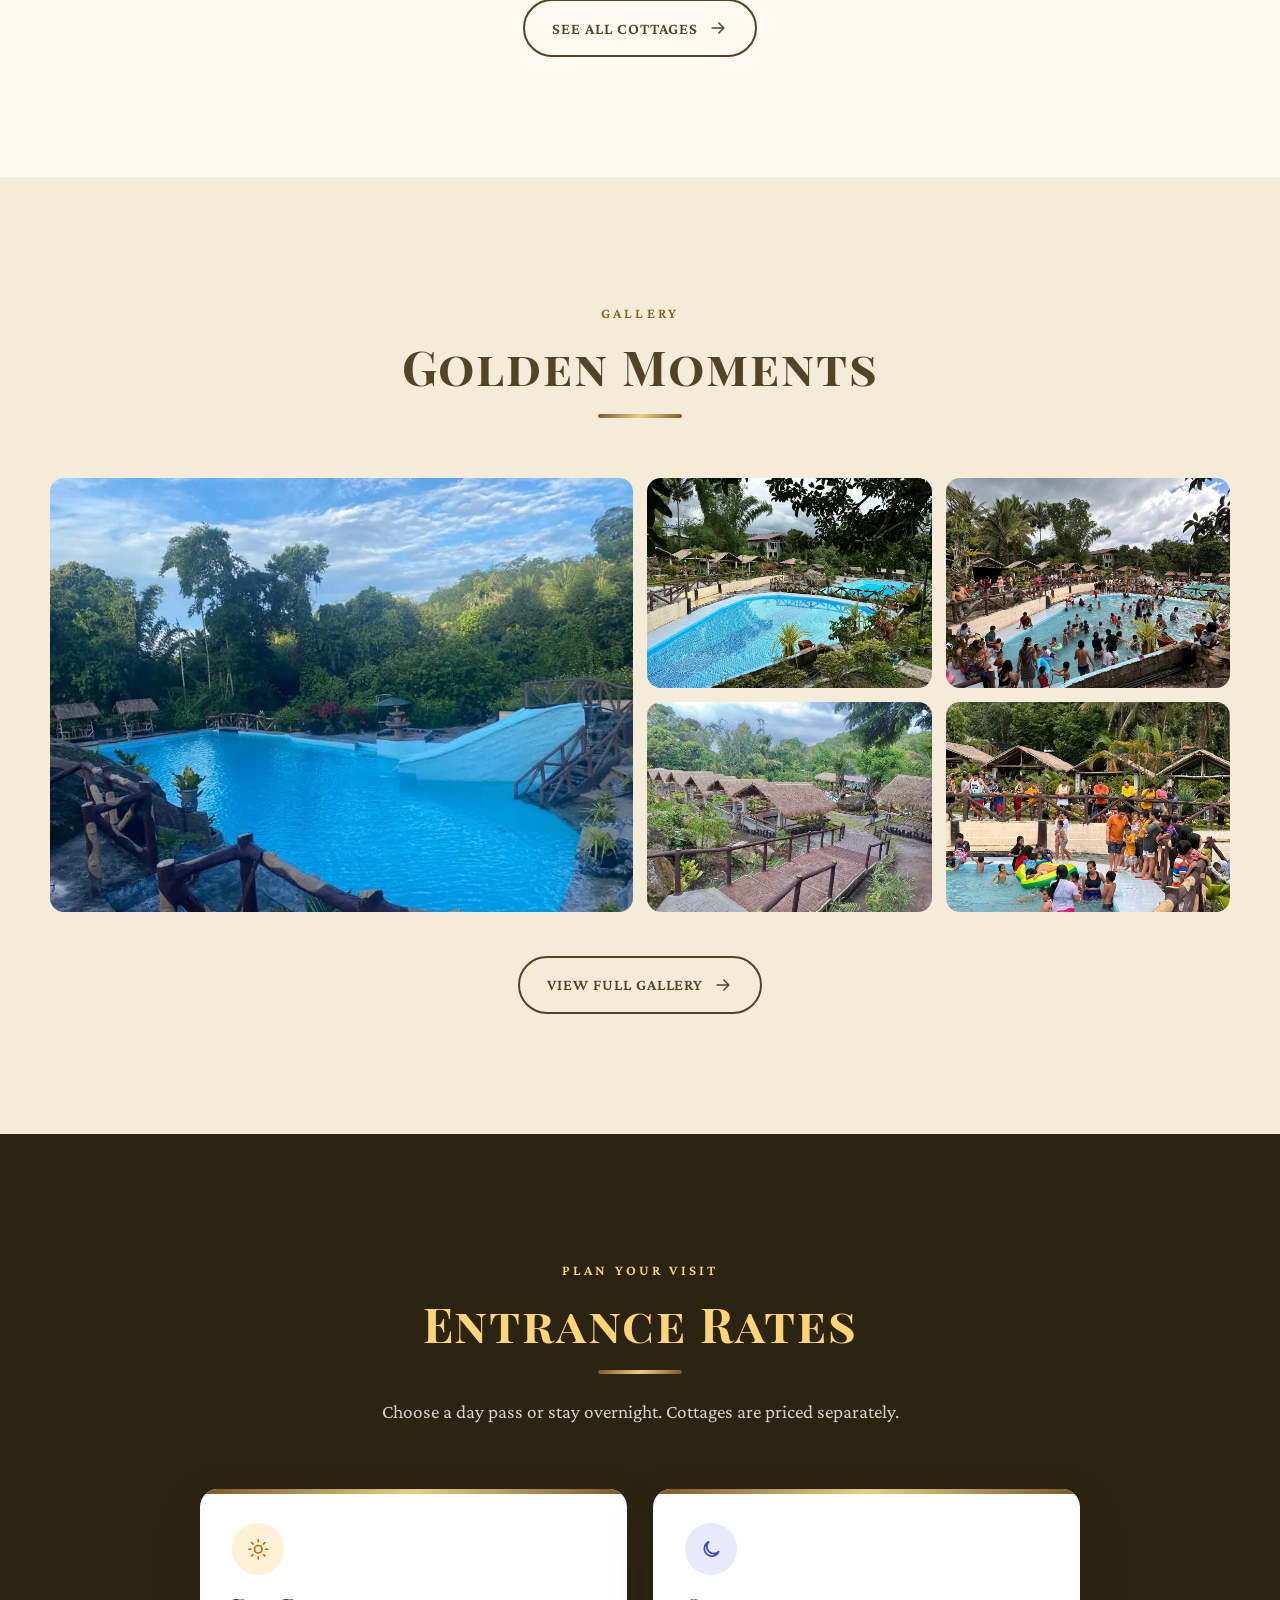
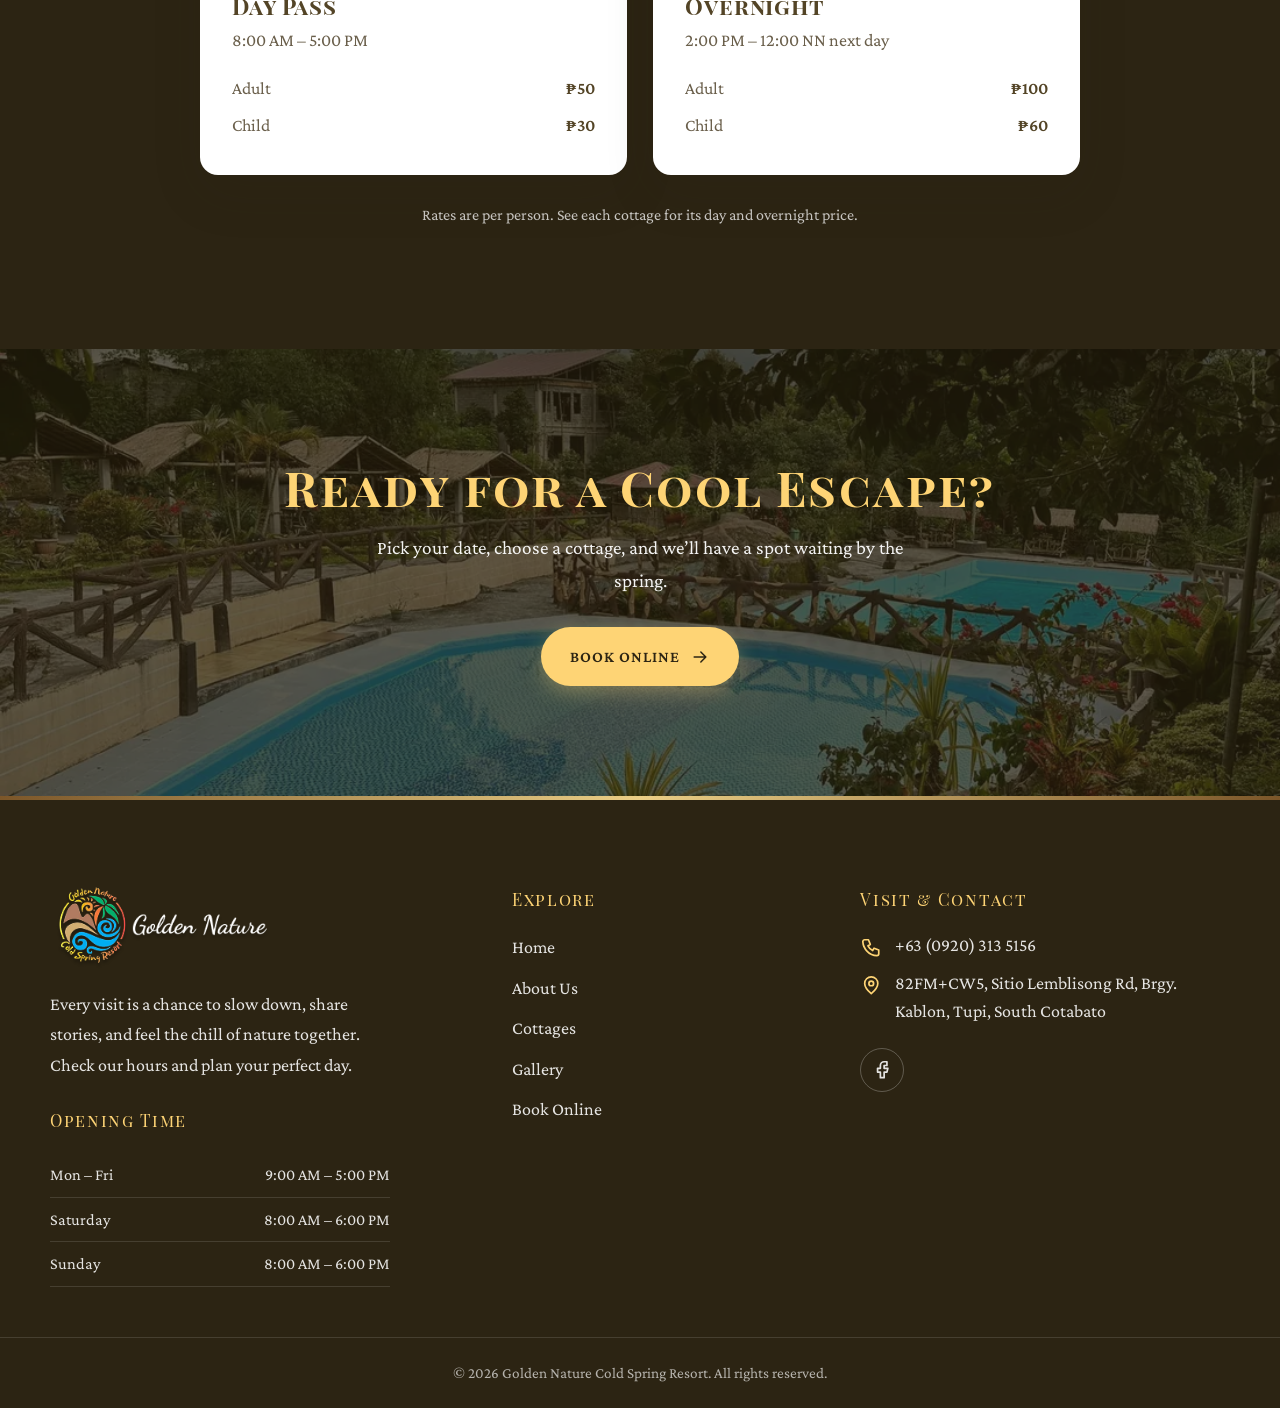
<file: Home.html>
<!DOCTYPE html>
<html lang="en">
<head>
<meta charset="UTF-8">
<meta name="viewport" content="width=device-width, initial-scale=1">
<title>Golden Nature Cold Spring Resort | Tupi, South Cotabato</title>
<meta name="description" content="Golden Nature Cold Spring Resort in Tupi, South Cotabato — natural cold spring pools, cottages and pavilions for families and friends. Book online.">
<meta name="theme-color" content="#2c2413">
<meta property="og:type" content="website">
<meta property="og:title" content="Golden Nature Cold Spring Resort | Tupi, South Cotabato">
<meta property="og:description" content="Golden Nature Cold Spring Resort in Tupi, South Cotabato — natural cold spring pools, cottages and pavilions for families and friends. Book online.">
<meta property="og:image" content="img/Gresort.webp">
<link rel="icon" href="favicon.svg" type="image/svg+xml">
<link rel="preconnect" href="https://fonts.googleapis.com">
<link rel="preconnect" href="https://fonts.gstatic.com" crossorigin>
<link href="https://fonts.googleapis.com/css2?family=Playfair+Display+SC:wght@400;700&family=Crimson+Pro:ital,wght@0,400;0,600;1,400&display=swap" rel="stylesheet">
<link rel="stylesheet" href="css/style.css">
</head>
<body>
<a class="skip" href="#main">Skip to content</a>
<svg width="0" height="0" style="position:absolute" aria-hidden="true" focusable="false"><defs>
<symbol id="i-phone" viewBox="0 0 24 24"><path d="M5 4h4l2 5-2.5 1.5a11 11 0 0 0 5 5L15 13l5 2v4a2 2 0 0 1-2 2A16 16 0 0 1 3 6a2 2 0 0 1 2-2z"/></symbol>
<symbol id="i-pin" viewBox="0 0 24 24"><path d="M12 21s-7-6.2-7-11a7 7 0 0 1 14 0c0 4.8-7 11-7 11z"/><circle cx="12" cy="10" r="2.5"/></symbol>
<symbol id="i-clock" viewBox="0 0 24 24"><circle cx="12" cy="12" r="9"/><path d="M12 7v5l3 2"/></symbol>
<symbol id="i-facebook" viewBox="0 0 24 24"><path d="M14 8h3V4h-3a4 4 0 0 0-4 4v3H7v4h3v6h4v-6h3l1-4h-4V8z"/></symbol>
<symbol id="i-ticket" viewBox="0 0 24 24"><path d="M3 9V7a1 1 0 0 1 1-1h16a1 1 0 0 1 1 1v2a3 3 0 0 0 0 6v2a1 1 0 0 1-1 1H4a1 1 0 0 1-1-1v-2a3 3 0 0 0 0-6z"/><path d="M14 6v12" stroke-dasharray="2 3"/></symbol>
<symbol id="i-drop" viewBox="0 0 24 24"><path d="M12 3s6 6.5 6 11a6 6 0 0 1-12 0c0-4.5 6-11 6-11z"/></symbol>
<symbol id="i-leaf" viewBox="0 0 24 24"><path d="M5 19c0-8 5-14 15-14 0 10-6 15-14 15M5 19l8-8"/></symbol>
<symbol id="i-users" viewBox="0 0 24 24"><path d="M16 20v-1a4 4 0 0 0-4-4H7a4 4 0 0 0-4 4v1M9.5 11a3.5 3.5 0 1 0 0-7 3.5 3.5 0 0 0 0 7zM21 20v-1a4 4 0 0 0-3-3.9M15 4.2a3.5 3.5 0 0 1 0 6.6"/></symbol>
<symbol id="i-arrow" viewBox="0 0 24 24"><path d="M5 12h14M13 6l6 6-6 6"/></symbol>
<symbol id="i-down" viewBox="0 0 24 24"><path d="M6 9l6 6 6-6"/></symbol>
<symbol id="i-sun" viewBox="0 0 24 24"><circle cx="12" cy="12" r="4"/><path d="M12 2v2M12 20v2M4.9 4.9l1.4 1.4M17.7 17.7l1.4 1.4M2 12h2M20 12h2M4.9 19.1l1.4-1.4M17.7 6.3l1.4-1.4"/></symbol>
<symbol id="i-moon" viewBox="0 0 24 24"><path d="M20 14.5A8 8 0 1 1 9.5 4a6.5 6.5 0 0 0 10.5 10.5z"/></symbol>
<symbol id="i-check" viewBox="0 0 24 24"><path d="M5 13l4 4L19 7"/></symbol>
<symbol id="i-minus" viewBox="0 0 24 24"><path d="M5 12h14"/></symbol>
<symbol id="i-plus" viewBox="0 0 24 24"><path d="M12 5v14M5 12h14"/></symbol>
<symbol id="i-close" viewBox="0 0 24 24"><path d="M6 6l12 12M18 6L6 18"/></symbol>
<symbol id="i-prev" viewBox="0 0 24 24"><path d="M15 6l-6 6 6 6"/></symbol>
<symbol id="i-next" viewBox="0 0 24 24"><path d="M9 6l6 6-6 6"/></symbol>
<symbol id="i-menu" viewBox="0 0 24 24"><path d="M4 7h16M4 12h16M4 17h16"/></symbol>
<symbol id="i-copy" viewBox="0 0 24 24"><rect x="9" y="9" width="11" height="11" rx="2"/><path d="M5 15V6a2 2 0 0 1 2-2h9"/></symbol>
</defs></svg>
<header class="site-header" id="header">
  <a class="brand" href="Home.html" aria-label="Golden Nature Cold Spring Resort — home"><img src="img/logo.png" width="279" height="108" alt="Golden Nature Resort"></a>
  <button class="menu-toggle" aria-expanded="false" aria-controls="nav" aria-label="Toggle menu"><svg class="icon" aria-hidden="true"><use href="#i-menu"/></svg></button>
  <nav class="nav" id="nav" aria-label="Main">
    <ul><li><a href="Home.html" aria-current="page">Home</a></li><li><a href="Cottages.html">Cottages</a></li><li><a href="Gallery.html">Gallery</a></li><li><a href="Home.html#about">About Us</a></li><li><a href="#contact">Contact Us</a></li></ul>
    <a href="Booking.html" class="btn btn--gold btn--sm">Book Online</a>
  </nav>
</header>

<main id="main">
<section class="hero">
  <div class="hero__bg"><img src="img/Background.webp" width="1530" height="924" alt="Entrance sign of Golden Nature Cold Spring Resort under a thatched roof" fetchpriority="high"></div>
  <div class="hero__content">
    <span class="eyebrow">Tupi, South Cotabato</span>
    <h1>Golden Nature</h1>
    <h2>Cold Spring Resort</h2>
    <p class="hero__tag">Where nature never rushes. Feel the chill of the spring and enjoy peaceful days surrounded by family and green hills.</p>
    <div class="hero__actions">
      <a class="btn btn--gold" href="Booking.html">Book Online <svg class="icon" aria-hidden="true"><use href="#i-arrow"/></svg></a>
      <a class="btn btn--ghost" href="#about">Explore the Resort</a>
    </div>
  </div>
  <a class="hero__scroll" href="#about" aria-label="Scroll down"><svg class="icon" aria-hidden="true"><use href="#i-down"/></svg></a>
</section>

<section class="strip" aria-label="Quick information"><div class="wrap strip__grid">
  <div class="strip__item"><svg class="icon" aria-hidden="true"><use href="#i-clock"/></svg><div><h3>Open Daily</h3><p>Mon–Fri 9 AM – 5 PM<br>Sat &amp; Sun 8 AM – 6 PM</p></div></div>
  <div class="strip__item"><svg class="icon" aria-hidden="true"><use href="#i-ticket"/></svg><div><h3>Entrance</h3><p>Day pass ₱50 · Overnight ₱100<br>per adult</p></div></div>
  <div class="strip__item"><svg class="icon" aria-hidden="true"><use href="#i-pin"/></svg><div><h3>Find Us</h3><p><a href="https://www.google.com/maps/search/?api=1&query=82FM%2BCW5%20Tupi%20South%20Cotabato" target="_blank" rel="noopener">Brgy. Kablon, Tupi,<br>South Cotabato</a></p></div></div>
  <div class="strip__item"><svg class="icon" aria-hidden="true"><use href="#i-phone"/></svg><div><h3>Call Us</h3><p><a href="tel:+639203135156">+63 (0920) 313 5156</a></p></div></div>
</div></section>

<section class="section" id="about"><div class="wrap split">
  <div class="split__text reveal">
    <span class="eyebrow">About the Resort</span>
    <h2 class="title">A Nature-Lover&rsquo;s Haven</h2>
    <p>As soon as you arrive, you&rsquo;ll notice the difference: the air is cooler, the sound of gently flowing water replaces traffic noise, and the vantage of the pool beneath a canopy of trees invites you to unwind. The resort celebrates its natural surroundings rather than overshadowing them, giving guests space to relax, dip into clear water, and enjoy the slow rhythms of nature.</p>
    <p>Escape to a refreshing paradise hidden in the heart of Tupi, South Cotabato. Golden Nature Cold Spring Resort offers the perfect place to relax, unwind, and reconnect with nature. Surrounded by lush greenery and powered by a natural cold spring, this peaceful getaway is ideal for families, friends, and anyone seeking a calm and scenic escape.</p>
  </div>
  <div class="split__img reveal"><img src="img/Gresort.webp" width="1800" height="1133" alt="Aerial view of the resort pool surrounded by forest" loading="lazy" decoding="async"></div>
</div></section>

<section class="section section--sand"><div class="wrap">
  <div class="section__head reveal"><span class="eyebrow">Why Visit</span><h2 class="title">Slow Down, Stay Cool</h2></div>
  <div class="features"><div class="feature reveal"><div class="badge"><svg class="icon" aria-hidden="true"><use href="#i-drop"/></svg></div><h3>A Natural Cold Spring</h3><p>Cool, clear water straight from the spring — the kind of dip that melts the afternoon heat.</p></div><div class="feature reveal"><div class="badge"><svg class="icon" aria-hidden="true"><use href="#i-leaf"/></svg></div><h3>Wrapped in Green</h3><p>Pools sit beneath a canopy of trees, with lush greenery and gentle water sounds all around.</p></div><div class="feature reveal"><div class="badge"><svg class="icon" aria-hidden="true"><use href="#i-users"/></svg></div><h3>Made for Families &amp; Friends</h3><p>Cottages and open pavilions give your group room to gather, share a meal, and stay a while.</p></div></div>
</div></section>

<section class="section"><div class="wrap">
  <div class="section__head reveal"><span class="eyebrow">Cottages</span><h2 class="title">Find Your Spot</h2>
    <p class="lead">From a shaded umbrella cottage to a spacious central cottage for the whole family.</p></div>
  <div class="cards cards--5"><a class="card reveal" href="Cottages.html#umbrella" style="text-decoration:none">
  <div class="card__img"><img src="img/c-umbrella.webp" width="810" height="1080" alt="Umbrella Cottage" loading="lazy" decoding="async"><span class="card__price">from ₱200</span></div>
  <div class="card__body"><h3>Umbrella Cottage</h3><div class="card__rates"><span>Day <strong>₱200</strong></span><span>Night <strong>₱300</strong></span></div></div></a><a class="card reveal" href="Cottages.html#kubo" style="text-decoration:none">
  <div class="card__img"><img src="img/c-kubo.webp" width="900" height="675" alt="Kubo Cottage" loading="lazy" decoding="async"><span class="card__price">from ₱300</span></div>
  <div class="card__body"><h3>Kubo Cottage</h3><div class="card__rates"><span>Day <strong>₱300</strong></span><span>Night <strong>₱350</strong></span></div></div></a><a class="card reveal" href="Cottages.html#regular" style="text-decoration:none">
  <div class="card__img"><img src="img/c-regular.webp" width="900" height="675" alt="Regular Cottage" loading="lazy" decoding="async"><span class="card__price">from ₱400</span></div>
  <div class="card__body"><h3>Regular Cottage</h3><div class="card__rates"><span>Day <strong>₱400</strong></span><span>Night <strong>₱600</strong></span></div></div></a><a class="card reveal" href="Cottages.html#pavilion" style="text-decoration:none">
  <div class="card__img"><img src="img/c-pabillion.webp" width="900" height="506" alt="Pavilion Cottage" loading="lazy" decoding="async"><span class="card__price">from ₱700</span></div>
  <div class="card__body"><h3>Pavilion Cottage</h3><div class="card__rates"><span>Day <strong>₱700</strong></span><span>Night <strong>₱1,000</strong></span></div></div></a><a class="card reveal" href="Cottages.html#center" style="text-decoration:none">
  <div class="card__img"><img src="img/c-central.webp" width="900" height="1200" alt="Central Cottage" loading="lazy" decoding="async"><span class="card__price">from ₱1,500</span></div>
  <div class="card__body"><h3>Central Cottage</h3><div class="card__rates"><span>Day <strong>₱1,500</strong></span><span>Night <strong>₱2,000</strong></span></div></div></a></div>
  <div class="center"><a class="btn btn--outline" href="Cottages.html">See all cottages <svg class="icon" aria-hidden="true"><use href="#i-arrow"/></svg></a></div>
</div></section>

<section class="section section--sand"><div class="wrap">
  <div class="section__head reveal"><span class="eyebrow">Gallery</span><h2 class="title">Golden Moments</h2></div>
  <div class="mosaic"><a href="Gallery.html" class="reveal"><img src="img/pool.webp" width="900" height="675" alt="Turquoise pool with a slide among the trees" loading="lazy" decoding="async"></a><a href="Gallery.html" class="reveal"><img src="img/j.webp" width="1100" height="825" alt="Pool and thatched cottages" loading="lazy" decoding="async"></a><a href="Gallery.html" class="reveal"><img src="img/a.webp" width="1100" height="1467" alt="Guests enjoying the cold spring pool" loading="lazy" decoding="async"></a><a href="Gallery.html" class="reveal"><img src="img/c.webp" width="1100" height="825" alt="Boardwalk to the cottages" loading="lazy" decoding="async"></a><a href="Gallery.html" class="reveal"><img src="img/k.webp" width="1100" height="1467" alt="Families by the pool" loading="lazy" decoding="async"></a></div>
  <div class="center"><a class="btn btn--outline" href="Gallery.html">View full gallery <svg class="icon" aria-hidden="true"><use href="#i-arrow"/></svg></a></div>
</div></section>

<section class="section section--dark" id="rates"><div class="wrap">
  <div class="section__head reveal"><span class="eyebrow">Plan Your Visit</span><h2 class="title">Entrance Rates</h2>
    <p class="lead">Choose a day pass or stay overnight. Cottages are priced separately.</p></div>
  <div class="rates">
    <div class="rate rate--day reveal"><span class="rate__icon"><svg class="icon" aria-hidden="true"><use href="#i-sun"/></svg></span><h3>Day Pass</h3><p class="time">8:00 AM – 5:00 PM</p>
      <dl><dt>Adult</dt><dd>₱50</dd><dt>Child</dt><dd>₱30</dd></dl></div>
    <div class="rate rate--night reveal"><span class="rate__icon"><svg class="icon" aria-hidden="true"><use href="#i-moon"/></svg></span><h3>Overnight</h3><p class="time">2:00 PM – 12:00 NN next day</p>
      <dl><dt>Adult</dt><dd>₱100</dd><dt>Child</dt><dd>₱60</dd></dl></div>
  </div>
  <p class="note">Rates are per person. See each cottage for its day and overnight price.</p>
</div></section>
<section class="cta"><img src="img/j.webp" width="1100" height="825" alt="" loading="lazy">
  <div class="wrap reveal"><h2>Ready for a Cool Escape?</h2><p>Pick your date, choose a cottage, and we&rsquo;ll have a spot waiting by the spring.</p>
  <a class="btn btn--gold" href="Booking.html">Book Online <svg class="icon" aria-hidden="true"><use href="#i-arrow"/></svg></a></div></section>

</main>
<footer class="footer" id="footer">
  <div class="wrap footer__grid">
    <div>
      <img class="footer__logo" src="img/logo.png" width="279" height="108" alt="Golden Nature Resort" loading="lazy">
      <p>Every visit is a chance to slow down, share stories, and feel the chill of nature together. Check our hours and plan your perfect day.</p>
      <h3 style="margin-top:26px">Opening Time</h3>
      <div class="hours" style="margin-top:0">
        <div><span>Mon – Fri</span><span>9:00 AM – 5:00 PM</span></div>
        <div><span>Saturday</span><span>8:00 AM – 6:00 PM</span></div>
        <div><span>Sunday</span><span>8:00 AM – 6:00 PM</span></div>
      </div>
    </div>
    <div>
      <h3>Explore</h3>
      <ul>
        <li><a href="Home.html">Home</a></li>
        <li><a href="Home.html#about">About Us</a></li>
        <li><a href="Cottages.html">Cottages</a></li>
        <li><a href="Gallery.html">Gallery</a></li>
        <li><a href="Booking.html">Book Online</a></li>
      </ul>
    </div>
    <div id="contact">
      <h3>Visit &amp; Contact</h3>
      <ul class="contact">
        <li><svg class="icon" aria-hidden="true"><use href="#i-phone"/></svg><a href="tel:+639203135156">+63 (0920) 313 5156</a></li>
        <li><svg class="icon" aria-hidden="true"><use href="#i-pin"/></svg><a href="https://www.google.com/maps/search/?api=1&query=82FM%2BCW5%20Tupi%20South%20Cotabato" target="_blank" rel="noopener">82FM+CW5, Sitio Lemblisong Rd, Brgy. Kablon, Tupi, South Cotabato</a></li>
      </ul>
      <div class="social">
        <a href="https://www.facebook.com/profile.php?id=100088833581768" target="_blank" rel="noopener" aria-label="Golden Nature on Facebook"><svg class="icon" aria-hidden="true"><use href="#i-facebook"/></svg></a>
      </div>
    </div>
  </div>
  <div class="footer__bottom"><div class="wrap">&copy; <span data-year>2026</span> Golden Nature Cold Spring Resort. All rights reserved.</div></div>
</footer>
<script src="js/main.js"></script>
</body>
</html>
</file>
<file: css/style.css>
/* Golden Nature Cold Spring Resort — shared styles */
:root{
  --gold:#FED475; --gold-deep:#B88A2E; --gold-grad:linear-gradient(135deg,#7B5629 0%,#EACE85 50%,#7B5629 100%);
  --brown:#534426; --brown-dark:#2c2413; --cream:#FDF8F0; --sand:#F4EBD9; --teal:#0b5778; --teal-soft:#e4f1f5;
  --ink:#2b2418; --muted:#6a5f4b; --line:#e6dac2; --danger:#b3261e; --ok:#2e7d32;
  --serif:'Playfair Display SC',Georgia,serif; --body:'Crimson Pro',Georgia,serif;
  --radius:18px; --shadow:0 18px 50px rgba(44,36,19,.14); --shadow-sm:0 6px 18px rgba(44,36,19,.10);
  --header-h:84px; --wrap:1180px;
}
*{margin:0;padding:0;box-sizing:border-box}
html{scroll-behavior:smooth;scroll-padding-top:calc(var(--header-h) + 12px)}
body{font-family:var(--body);font-size:1.125rem;line-height:1.7;color:var(--ink);background:var(--cream);-webkit-font-smoothing:antialiased;overflow-x:hidden}
img{max-width:100%;height:auto;display:block}
a{color:inherit}
ul,ol{list-style:none}
button{font:inherit;cursor:pointer}
:focus-visible{outline:3px solid var(--gold-deep);outline-offset:3px;border-radius:4px}
.icon{width:1.25em;height:1.25em;fill:none;stroke:currentColor;stroke-width:1.8;stroke-linecap:round;stroke-linejoin:round;flex-shrink:0}
.skip{position:absolute;left:-999px;top:8px;background:var(--gold);color:var(--brown-dark);padding:10px 18px;border-radius:8px;z-index:2000;font-weight:600}
.skip:focus{left:12px}
.wrap{width:min(var(--wrap),100% - 40px);margin-inline:auto}

/* Buttons */
.btn{display:inline-flex;align-items:center;justify-content:center;gap:.6em;padding:.85em 1.7em;border-radius:999px;font-family:var(--body);font-weight:600;font-size:1rem;letter-spacing:.06em;text-transform:uppercase;text-decoration:none;border:2px solid transparent;transition:transform .25s,box-shadow .25s,background .25s,color .25s;white-space:nowrap}
.btn:hover{transform:translateY(-2px)}
.btn--gold{background:var(--gold);color:var(--brown-dark);box-shadow:0 6px 20px rgba(254,212,117,.35)}
.btn--gold:hover{background:#ffe29a;box-shadow:0 10px 26px rgba(254,212,117,.5)}
.btn--ghost{border-color:rgba(255,255,255,.7);color:#fff;background:rgba(255,255,255,.08);backdrop-filter:blur(6px)}
.btn--ghost:hover{background:#fff;color:var(--brown-dark)}
.btn--dark{background:var(--brown);color:#fff}
.btn--dark:hover{background:var(--brown-dark)}
.btn--outline{border-color:var(--brown);color:var(--brown)}
.btn--outline:hover{background:var(--brown);color:#fff}
.btn--sm{padding:.6em 1.2em;font-size:.88rem}
.btn[disabled]{opacity:.55;cursor:not-allowed;transform:none}

/* Header */
.site-header{position:fixed;inset:0 0 auto 0;z-index:1000;height:var(--header-h);display:flex;align-items:center;justify-content:space-between;gap:20px;padding:0 max(20px,4%);background:linear-gradient(180deg,rgba(28,22,10,.75),rgba(28,22,10,0));transition:background .3s,height .3s,box-shadow .3s}
.site-header.scrolled,.site-header.solid{--header-h:68px;height:68px;background:rgba(44,36,19,.96);backdrop-filter:blur(12px);box-shadow:0 4px 24px rgba(0,0,0,.25)}
.brand img{width:clamp(140px,16vw,200px);height:auto;filter:drop-shadow(0 2px 4px rgba(0,0,0,.35))}
.nav{display:flex;align-items:center;gap:clamp(18px,3vw,40px)}
.nav ul{display:flex;gap:clamp(18px,2.4vw,36px)}
.nav ul a{color:rgba(255,255,255,.92);text-decoration:none;font-weight:600;letter-spacing:.08em;font-size:1.02rem;padding:6px 0;position:relative;transition:color .25s}
.nav ul a::after{content:'';position:absolute;left:0;bottom:0;width:0;height:2px;background:var(--gold);transition:width .3s}
.nav ul a:hover,.nav ul a[aria-current="page"]{color:var(--gold)}
.nav ul a:hover::after,.nav ul a[aria-current="page"]::after{width:100%}
.menu-toggle{display:none;background:none;border:0;color:#fff;padding:8px;border-radius:8px}
.menu-toggle .icon{width:30px;height:30px}

/* Hero */
.hero{position:relative;min-height:100svh;display:flex;align-items:center;color:#fff;isolation:isolate;overflow:hidden}
.hero--page{min-height:clamp(320px,48vh,460px);align-items:flex-end}
.hero__bg{position:absolute;inset:0;z-index:-2}
.hero__bg img{width:100%;height:100%;object-fit:cover}
.hero::after{content:'';position:absolute;inset:0;z-index:-1;background:linear-gradient(90deg,rgba(20,15,5,.72) 0%,rgba(20,15,5,.35) 55%,rgba(20,15,5,.15) 100%),linear-gradient(180deg,rgba(0,0,0,.25),rgba(0,0,0,.35))}
.hero__content{width:min(var(--wrap),100% - 40px);margin-inline:auto;padding:calc(var(--header-h) + 50px) 0 120px;max-width:var(--wrap)}
.hero--page .hero__content{padding:calc(var(--header-h) + 40px) 0 56px}
.eyebrow{display:inline-flex;align-items:center;gap:.6em;font-weight:600;letter-spacing:.22em;text-transform:uppercase;font-size:.9rem;color:#8a6417}
.hero .eyebrow,.section--dark .eyebrow,.cta .eyebrow{color:var(--gold)}
.eyebrow::before{content:'';width:34px;height:2px;background:currentColor}
.hero h1{font-family:var(--serif);font-weight:700;font-size:clamp(2.6rem,8vw,6rem);line-height:1.05;letter-spacing:.06em;margin:14px 0 6px;text-shadow:0 3px 18px rgba(0,0,0,.45)}
.hero--page h1{font-size:clamp(2.2rem,6vw,4rem);margin-top:8px}
.hero h2{font-family:var(--serif);font-weight:400;font-size:clamp(1.2rem,3.2vw,2.1rem);letter-spacing:.14em;color:var(--gold);text-shadow:0 2px 10px rgba(0,0,0,.5)}
.hero__tag{max-width:520px;margin:22px 0 34px;font-size:clamp(1.1rem,1.8vw,1.35rem);opacity:.95}
.hero__actions{display:flex;flex-wrap:wrap;gap:14px}
.hero--page p{max-width:620px;font-size:1.2rem;opacity:.95;margin-top:12px}
.hero__scroll{position:absolute;bottom:26px;left:50%;transform:translateX(-50%);color:#fff;opacity:.8;animation:bob 2.2s ease-in-out infinite}
@keyframes bob{50%{transform:translate(-50%,8px)}}

/* Quick info strip */
.strip{position:relative;z-index:5;margin-top:-64px}
.strip__grid{display:grid;grid-template-columns:repeat(4,1fr);background:#fff;border-radius:var(--radius);box-shadow:var(--shadow);overflow:hidden;border-top:4px solid var(--gold)}
.strip__item{display:flex;gap:14px;align-items:flex-start;padding:26px 24px;border-right:1px solid var(--line)}
.strip__item:last-child{border-right:0}
.strip__item .icon{color:var(--gold-deep);width:30px;height:30px;margin-top:3px}
.strip__item h3{font-family:var(--serif);font-size:.95rem;letter-spacing:.1em;color:var(--brown);margin-bottom:2px}
.strip__item p{font-size:1.02rem;line-height:1.45;color:var(--muted)}
.strip__item a{text-decoration:none}
.strip__item a:hover{color:var(--brown);text-decoration:underline}

/* Sections */
.section{padding:clamp(70px,10vw,120px) 0}
.section--sand{background:var(--sand)}
.section--dark{background:var(--brown-dark);color:#fff}
.section__head{text-align:center;max-width:720px;margin:0 auto clamp(36px,5vw,60px)}
.section__head .eyebrow::before{display:none}
.title{font-family:var(--serif);font-weight:700;color:var(--brown);font-size:clamp(1.8rem,4.2vw,3rem);line-height:1.2;letter-spacing:.04em;margin:10px 0 0}
.section--dark .title{color:var(--gold)}
.title::after{content:'';display:block;width:84px;height:4px;border-radius:2px;background:var(--gold-grad);margin:18px auto 0}
.lead{margin-top:22px;color:var(--muted);font-size:1.2rem}
.section--dark .lead{color:rgba(255,255,255,.8)}

/* About split */
.split{display:grid;grid-template-columns:1.05fr 1fr;gap:clamp(30px,6vw,80px);align-items:center}
.split__text .title{text-align:left}
.split__text .title::after{margin-left:0}
.split__text p{margin-top:20px;color:#4d4433}
.split__img{position:relative}
.split__img img{border-radius:var(--radius);box-shadow:var(--shadow);aspect-ratio:4/3;object-fit:cover;width:100%}
.split__img::before{content:'';position:absolute;inset:18px -18px -18px 18px;border:3px solid var(--gold);border-radius:var(--radius);z-index:-1}
.split__img{z-index:0}

/* Feature cards */
.features{display:grid;grid-template-columns:repeat(3,1fr);gap:26px}
.feature{background:#fff;border-radius:var(--radius);padding:34px 30px;box-shadow:var(--shadow-sm);border:1px solid var(--line);transition:transform .3s,box-shadow .3s}
.feature:hover{transform:translateY(-6px);box-shadow:var(--shadow)}
.feature .badge{width:58px;height:58px;border-radius:50%;display:grid;place-items:center;background:var(--teal-soft);color:var(--teal);margin-bottom:18px}
.feature .badge .icon{width:28px;height:28px}
.feature h3{font-family:var(--serif);font-size:1.25rem;color:var(--brown);letter-spacing:.04em;margin-bottom:8px}
.feature p{color:var(--muted)}

/* Cottage cards */
.cards{display:grid;grid-template-columns:repeat(auto-fill,minmax(310px,1fr));gap:30px}
.cards--5{grid-template-columns:repeat(auto-fit,minmax(200px,1fr));gap:20px}
.card{background:#fff;border-radius:var(--radius);overflow:hidden;box-shadow:var(--shadow-sm);border:1px solid var(--line);display:flex;flex-direction:column;transition:transform .3s,box-shadow .3s}
.card:hover{transform:translateY(-6px);box-shadow:var(--shadow)}
.card__img{position:relative;aspect-ratio:4/3;overflow:hidden;background:var(--sand)}
.card__img img{width:100%;height:100%;object-fit:cover;transition:transform .6s}
.card:hover .card__img img{transform:scale(1.06)}
.card__price{position:absolute;right:12px;bottom:12px;background:rgba(44,36,19,.88);color:var(--gold);padding:4px 14px;border-radius:999px;font-weight:600;font-size:.98rem;backdrop-filter:blur(4px)}
.card__body{padding:22px 24px 26px;display:flex;flex-direction:column;gap:10px;flex:1}
.card h3{font-family:var(--serif);font-size:1.3rem;color:var(--brown);letter-spacing:.03em;line-height:1.25}
.card p{color:var(--muted);font-size:1.05rem;line-height:1.55}
.tags{display:flex;flex-wrap:wrap;gap:8px;margin-top:auto}
.tag{background:var(--sand);color:var(--brown);border:1px solid var(--line);padding:2px 12px;border-radius:999px;font-size:.88rem;font-weight:600;letter-spacing:.04em}
.card__rates{display:flex;justify-content:space-between;gap:10px;border-top:1px dashed var(--line);padding-top:12px;font-size:.98rem;color:var(--muted)}
.card__rates strong{color:var(--brown)}
.card .btn{align-self:flex-start;margin-top:6px}
.cards--5 .card h3{font-size:1.1rem}
.center{text-align:center;margin-top:44px}

/* Mosaic teaser */
.mosaic{display:grid;grid-template-columns:repeat(4,1fr);grid-auto-rows:210px;gap:14px}
.mosaic a{position:relative;overflow:hidden;border-radius:14px;display:block}
.mosaic a:first-child{grid-column:span 2;grid-row:span 2}
.mosaic img{width:100%;height:100%;object-fit:cover;transition:transform .6s}
.mosaic a:hover img{transform:scale(1.07)}

/* Rates */
.rates{display:grid;grid-template-columns:repeat(2,1fr);gap:26px;max-width:880px;margin:0 auto}
.rate{background:#fff;color:var(--ink);border-radius:var(--radius);padding:34px 32px;position:relative;overflow:hidden;box-shadow:var(--shadow)}
.rate::before{content:'';position:absolute;inset:0 0 auto 0;height:5px;background:var(--gold-grad)}
.rate__icon{display:inline-grid;place-items:center;width:52px;height:52px;border-radius:50%;margin-bottom:12px}
.rate--day .rate__icon{background:#fff1d6;color:#c26a00}
.rate--night .rate__icon{background:#e8eafc;color:#3f4bb5}
.rate h3{font-family:var(--serif);font-size:1.4rem;color:var(--brown);letter-spacing:.04em}
.rate .time{color:var(--muted);margin-bottom:18px}
.rate dl{display:grid;grid-template-columns:1fr auto;gap:8px 16px;font-size:1.1rem}
.rate dt{color:var(--muted)}
.rate dd{font-weight:600;color:var(--brown);text-align:right}
.note{max-width:880px;margin:26px auto 0;text-align:center;color:rgba(255,255,255,.75);font-size:1rem}
.rate-table{width:100%;border-collapse:collapse;background:#fff;border-radius:var(--radius);overflow:hidden;box-shadow:var(--shadow-sm);font-size:1.05rem}
.rate-table th,.rate-table td{padding:14px 18px;text-align:left;border-bottom:1px solid var(--line)}
.rate-table th{background:var(--brown);color:var(--gold);font-family:var(--serif);letter-spacing:.06em;font-size:.95rem;font-weight:400}
.rate-table td:not(:first-child),.rate-table th:not(:first-child){text-align:right}
.rate-table tr:last-child td{border-bottom:0}
.table-scroll{overflow-x:auto;border-radius:var(--radius)}

/* CTA band */
.cta{position:relative;isolation:isolate;color:#fff;text-align:center;padding:clamp(70px,10vw,110px) 20px;overflow:hidden}
.cta img{position:absolute;inset:0;width:100%;height:100%;object-fit:cover;z-index:-2}
.cta::after{content:'';position:absolute;inset:0;background:rgba(36,28,12,.72);z-index:-1}
.cta h2{font-family:var(--serif);font-size:clamp(1.8rem,4.5vw,3rem);color:var(--gold);letter-spacing:.05em;line-height:1.2}
.cta p{max-width:560px;margin:16px auto 30px;font-size:1.2rem;opacity:.95}

/* Gallery */
.chips{display:flex;flex-wrap:wrap;gap:10px;justify-content:center;margin-bottom:36px}
.chip{border:2px solid var(--line);background:#fff;color:var(--brown);padding:8px 22px;border-radius:999px;font-weight:600;letter-spacing:.05em;transition:all .25s}
.chip:hover{border-color:var(--gold-deep)}
.chip[aria-pressed="true"]{background:var(--brown);border-color:var(--brown);color:var(--gold)}
.masonry{columns:3 280px;column-gap:18px}
.shot{break-inside:avoid;margin-bottom:18px;display:block;width:100%;border:0;padding:0;background:var(--sand);border-radius:14px;overflow:hidden;position:relative;box-shadow:var(--shadow-sm)}
.shot img{width:100%;height:auto;transition:transform .6s}
.shot:hover img{transform:scale(1.05)}
.shot::after{content:'';position:absolute;inset:0;background:linear-gradient(180deg,transparent 60%,rgba(20,15,5,.55));opacity:0;transition:opacity .3s}
.shot:hover::after,.shot:focus-visible::after{opacity:1}
.shot[hidden]{display:none}
.lightbox{position:fixed;inset:0;z-index:3000;background:rgba(15,11,4,.94);display:none;align-items:center;justify-content:center;padding:20px}
.lightbox.open{display:flex}
.lightbox figure{max-width:min(1100px,100%);max-height:100%;text-align:center}
.lightbox img{max-height:calc(100svh - 120px);width:auto;max-width:100%;margin:0 auto;border-radius:10px;box-shadow:0 20px 60px rgba(0,0,0,.6)}
.lightbox figcaption{color:rgba(255,255,255,.85);margin-top:14px;font-size:1.05rem}
.lb-btn{position:absolute;background:rgba(255,255,255,.12);border:0;color:#fff;width:52px;height:52px;border-radius:50%;display:grid;place-items:center;transition:background .25s}
.lb-btn:hover{background:rgba(254,212,117,.9);color:var(--brown-dark)}
.lb-btn .icon{width:26px;height:26px}
.lb-close{top:18px;right:18px}.lb-prev{left:18px;top:50%;transform:translateY(-50%)}.lb-next{right:18px;top:50%;transform:translateY(-50%)}

/* Footer */
.footer{background:var(--brown-dark);color:rgba(255,255,255,.88);position:relative}
.footer::before{content:'';position:absolute;inset:0 0 auto 0;height:4px;background:var(--gold-grad)}
.footer__grid{display:grid;grid-template-columns:1.4fr 1fr 1.3fr;gap:clamp(30px,5vw,70px);padding:clamp(56px,7vw,90px) 0 50px}
.footer__logo{width:220px;margin-bottom:18px}
.footer h3{font-family:var(--serif);color:var(--gold);letter-spacing:.1em;font-size:1.05rem;margin-bottom:18px;font-weight:400}
.footer p{max-width:340px}
.hours{margin-top:22px;max-width:340px}
.hours div{display:flex;justify-content:space-between;gap:16px;padding:8px 0;border-bottom:1px solid rgba(255,255,255,.12);font-size:1.02rem}
.footer ul li{margin-bottom:10px}
.footer a{text-decoration:none;transition:color .25s}
.footer a:hover{color:var(--gold)}
.contact li{display:flex;gap:12px;align-items:flex-start;line-height:1.55}
.contact .icon{color:var(--gold);margin-top:4px}
.social{display:flex;gap:12px;margin-top:22px}
.social a{width:44px;height:44px;border-radius:50%;display:grid;place-items:center;border:1px solid rgba(255,255,255,.25);transition:all .25s}
.social a:hover{background:var(--gold);color:var(--brown-dark);border-color:var(--gold);transform:translateY(-3px)}
.footer__bottom{border-top:1px solid rgba(255,255,255,.12);padding:22px 0;text-align:center;font-size:.95rem;color:rgba(255,255,255,.65)}

/* Reveal (only when JS is running) */
.js .reveal{opacity:0;transform:translateY(26px);transition:opacity .7s ease,transform .7s ease}
.js .reveal.in{opacity:1;transform:none}

@media (max-width:1024px){
  .strip__grid{grid-template-columns:repeat(2,1fr)}
  .strip__item:nth-child(2){border-right:0}
  .strip__item:nth-child(-n+2){border-bottom:1px solid var(--line)}
  .split{grid-template-columns:1fr}
  .split__img{order:-1;margin:0 18px 18px 0}
  .features{grid-template-columns:1fr}
  .footer__grid{grid-template-columns:1fr 1fr}
  .footer__grid>:first-child{grid-column:1/-1}
  .mosaic{grid-template-columns:repeat(2,1fr);grid-auto-rows:180px}
}
@media (max-width:820px){
  .menu-toggle{display:block}
  .nav{position:absolute;top:100%;left:0;right:0;flex-direction:column;align-items:stretch;gap:0;background:rgba(44,36,19,.98);padding:8px 20px 22px;border-top:2px solid var(--gold);display:none}
  .nav.open{display:flex}
  .nav ul{flex-direction:column;gap:0}
  .nav ul a{display:block;padding:16px 4px;border-bottom:1px solid rgba(255,255,255,.1);font-size:1.15rem}
  .nav ul a::after{display:none}
  .nav .btn{margin-top:18px}
  .site-header{background:rgba(44,36,19,.9);backdrop-filter:blur(10px)}
  .hero__content{padding-bottom:100px}
  .rates{grid-template-columns:1fr}
}
@media (max-width:600px){
  body{font-size:1.06rem}
  .strip{margin-top:-40px}
  .strip__grid{grid-template-columns:1fr}
  .strip__item{border-right:0;border-bottom:1px solid var(--line)}
  .strip__item:last-child{border-bottom:0}
  .footer__grid{grid-template-columns:1fr}
  .hero__actions .btn{flex:1 1 100%}
  .lb-prev{left:6px}.lb-next{right:6px}.lb-btn{width:44px;height:44px}
}
@media (prefers-reduced-motion:reduce){
  html{scroll-behavior:auto}
  *,*::before,*::after{animation:none!important;transition-duration:.01ms!important}
  .js .reveal{opacity:1;transform:none}
}
[hidden]{display:none!important}
</file>
<file: css/booking.css>
/* Booking page */
.booking-page{background:var(--sand)}
.booking{display:grid;grid-template-columns:minmax(320px,5fr) 7fr;min-height:100svh;padding-top:68px}
.booking__aside{position:relative;isolation:isolate;color:#fff}
.booking__aside-inner{position:sticky;top:68px;min-height:calc(100svh - 68px);display:flex;flex-direction:column;justify-content:flex-end;gap:26px;padding:clamp(28px,4vw,56px);overflow:hidden}
.booking__aside-inner>img{position:absolute;inset:0;width:100%;height:100%;object-fit:cover;z-index:-2}
.booking__aside-inner::after{content:'';position:absolute;inset:0;z-index:-1;background:linear-gradient(180deg,rgba(20,15,5,.35) 0%,rgba(20,15,5,.88) 100%)}
.booking__aside h1{font-family:var(--serif);font-size:clamp(2rem,4vw,3.2rem);line-height:1.15;letter-spacing:.04em}
.booking__aside h1 em{display:block;color:var(--gold);font-style:normal}
.booking__aside p.sub{opacity:.9;max-width:380px}
.summary{background:rgba(255,255,255,.1);border:1px solid rgba(255,255,255,.22);backdrop-filter:blur(10px);border-radius:var(--radius);padding:20px 22px}
.summary h2{font-family:var(--serif);font-weight:400;font-size:.95rem;letter-spacing:.14em;color:var(--gold);margin-bottom:10px}
.summary dl{display:grid;grid-template-columns:auto 1fr;gap:6px 18px;font-size:1.02rem}
.summary dt{opacity:.75}
.summary dd{text-align:right;font-weight:600}
.summary .total{grid-column:1/-1;display:flex;justify-content:space-between;align-items:baseline;border-top:1px solid rgba(255,255,255,.25);margin-top:6px;padding-top:12px;font-size:1.3rem}
.summary .total dt{opacity:1}.summary .total dd{color:var(--gold);font-weight:700}
.booking__main{padding:clamp(24px,4vw,56px) clamp(16px,4vw,56px) 60px;display:flex;flex-direction:column;justify-content:center}
.booking__panel{width:min(680px,100%);margin-inline:auto}
.stepper{display:flex;justify-content:space-between;gap:6px;margin-bottom:26px;counter-reset:s}
.stepper li{flex:1;text-align:center;position:relative;font-size:.85rem;font-weight:600;letter-spacing:.1em;text-transform:uppercase;color:#9a8e76;padding-top:44px}
.stepper li::before{counter-increment:s;content:counter(s);position:absolute;top:0;left:50%;transform:translateX(-50%);width:34px;height:34px;border-radius:50%;display:grid;place-items:center;background:#fff;border:2px solid var(--line);font-size:1rem;transition:all .3s;z-index:1}
.stepper li::after{content:'';position:absolute;top:16px;left:calc(50% + 22px);right:calc(-50% + 22px);height:2px;background:var(--line)}
.stepper li:last-child::after{display:none}
.stepper li.done{color:var(--brown)}
.stepper li.done::before{content:'\2713';background:var(--brown);border-color:var(--brown);color:var(--gold)}
.stepper li.done::after{background:var(--brown)}
.stepper li.current{color:var(--brown)}
.stepper li.current::before{background:var(--gold);border-color:var(--gold-deep);color:var(--brown-dark);box-shadow:0 0 0 5px rgba(254,212,117,.35)}
.form-card{background:#fff;border-radius:22px;box-shadow:var(--shadow);border:1px solid var(--line);padding:clamp(22px,4vw,40px)}
.step{display:none;border:0;min-width:0}
.step.active{display:block;animation:stepIn .4s ease}
@keyframes stepIn{from{opacity:0;transform:translateX(18px)}to{opacity:1;transform:none}}
.step legend{font-family:var(--serif);font-size:1.6rem;color:var(--brown);letter-spacing:.03em;margin-bottom:4px;padding:0}
.step .hint{color:var(--muted);margin-bottom:22px;font-size:1.02rem}
.field{margin-bottom:18px}
.field label,.label{display:block;font-weight:600;color:var(--brown);margin-bottom:6px;font-size:1rem;letter-spacing:.02em}
.field input[type=text],.field input[type=tel],.field input[type=email],.field input[type=date]{width:100%;padding:13px 16px;font:inherit;font-size:1.05rem;border:1.5px solid #d8ccb2;border-radius:12px;background:#fffdf9;color:var(--ink);transition:border .2s,box-shadow .2s}
.field input:focus{outline:none;border-color:var(--gold-deep);box-shadow:0 0 0 4px rgba(254,212,117,.4)}
.field input[aria-invalid="true"]{border-color:var(--danger);background:#fff6f5}
.error{color:var(--danger);font-size:.92rem;margin-top:5px;display:none;font-weight:600}
.error.show{display:block}
.row{display:grid;grid-template-columns:1fr 1fr;gap:16px}
.counter{display:flex;align-items:center;border:1.5px solid #d8ccb2;border-radius:12px;background:#fffdf9;overflow:hidden}
.counter button{width:48px;height:48px;border:0;background:transparent;color:var(--brown);display:grid;place-items:center;transition:background .2s}
.counter button:hover{background:var(--sand)}
.counter output{flex:1;text-align:center;font-weight:700;font-size:1.15rem;color:var(--brown)}
.options{display:grid;gap:14px}
.option{position:relative;display:block;cursor:pointer}
.option input{position:absolute;opacity:0;inset:0;width:100%;height:100%;cursor:pointer;margin:0}
.option__box{border:2px solid var(--line);border-radius:16px;padding:16px 18px;display:flex;align-items:center;justify-content:space-between;gap:14px;transition:all .25s;background:#fff}
.option:hover .option__box{border-color:var(--gold-deep)}
.option input:checked+.option__box{border-color:var(--brown);background:#fbf3e0;box-shadow:0 6px 20px rgba(83,68,38,.14)}
.option input:focus-visible+.option__box{outline:3px solid var(--gold-deep);outline-offset:3px}
.option__left{display:flex;align-items:center;gap:14px}
.option__icon{width:46px;height:46px;border-radius:50%;display:grid;place-items:center;flex-shrink:0}
.option__icon.day{background:#fff1d6;color:#c26a00}.option__icon.night{background:#e8eafc;color:#3f4bb5}
.option h3{font-size:1.15rem;color:var(--brown);line-height:1.2}
.option small{color:var(--muted);font-size:.95rem;display:block}
.option__price{text-align:right;font-weight:700;color:var(--brown);line-height:1.3;white-space:nowrap}
.option__price small{font-weight:400}
.cottage-grid{display:grid;grid-template-columns:repeat(auto-fill,minmax(190px,1fr));gap:14px}
.cottage-opt .option__box{flex-direction:column;align-items:stretch;padding:0;overflow:hidden;height:100%;gap:0}
.cottage-opt img{aspect-ratio:4/3;width:100%;object-fit:cover}
.cottage-opt .body{padding:12px 14px 14px}
.cottage-opt h3{font-family:var(--serif);font-size:1rem;letter-spacing:.03em;margin-bottom:4px}
.cottage-opt .prices{display:flex;flex-wrap:wrap;gap:2px 10px;justify-content:space-between;font-size:.95rem;color:var(--muted)}
.cottage-opt .prices .on{color:var(--brown);font-weight:700}
.cottage-opt .tick{position:absolute;top:10px;right:10px;width:28px;height:28px;border-radius:50%;background:var(--brown);color:var(--gold);display:grid;place-items:center;opacity:0;transform:scale(.5);transition:all .2s}
.cottage-opt input:checked~.tick{opacity:1;transform:none}
.review{background:#fbf3e0;border:1px solid var(--line);border-radius:16px;padding:20px 22px;margin-bottom:18px}
.review h3{font-size:1.25rem;color:var(--brown);line-height:1.2}
.review .meta{color:var(--muted);font-size:1rem;word-break:break-word}
.review dl{display:grid;grid-template-columns:auto 1fr;gap:6px 18px;margin-top:14px;padding-top:14px;border-top:1px dashed #d8c9a6}
.review dt{color:var(--muted)}.review dd{text-align:right;font-weight:600;color:var(--brown)}
.breakdown{border:1px solid var(--line);border-radius:16px;padding:18px 22px;margin-bottom:20px}
.breakdown h4{font-family:var(--serif);font-weight:400;font-size:.95rem;letter-spacing:.12em;color:var(--brown);margin-bottom:10px}
.breakdown #bd-list>div{display:flex;justify-content:space-between;gap:12px;padding:5px 0}
.breakdown #bd-list>.grand{border-top:2px solid var(--brown);margin-top:8px;padding-top:12px;font-size:1.35rem;font-weight:700;color:var(--brown)}
.check{display:flex;gap:12px;align-items:flex-start;cursor:pointer;font-size:1.02rem}
.check input{width:22px;height:22px;margin-top:3px;accent-color:var(--brown);flex-shrink:0}
.actions{display:flex;justify-content:space-between;align-items:center;gap:14px;margin-top:28px;padding-top:22px;border-top:1px solid var(--line)}
.actions .chip-total{display:none;font-weight:700;color:var(--brown)}
.btn-back[hidden]{display:none}
.complete{text-align:center;display:none}
.complete.active{display:block;animation:stepIn .5s ease}
.complete .ok{width:76px;height:76px;margin:0 auto 14px;border-radius:50%;background:var(--brown);color:var(--gold);display:grid;place-items:center}
.complete .ok .icon{width:38px;height:38px;stroke-width:2.4}
.complete h2{font-family:var(--serif);color:var(--brown);font-size:1.7rem;line-height:1.25}
.complete .ref{display:inline-block;margin:16px 0;padding:10px 22px;border:2px dashed var(--gold-deep);border-radius:12px;font-size:1.5rem;font-weight:700;letter-spacing:.14em;color:var(--brown);background:#fffaf0}
.complete .next{background:var(--teal-soft);border-radius:14px;padding:16px 20px;text-align:left;color:#0a4a63;margin:18px 0}
.complete .btns{display:flex;flex-wrap:wrap;gap:12px;justify-content:center;margin-top:18px}
.toast{position:fixed;left:50%;bottom:26px;transform:translate(-50%,30px);background:var(--brown-dark);color:#fff;padding:12px 22px;border-radius:999px;opacity:0;pointer-events:none;transition:all .3s;z-index:4000}
.toast.show{opacity:1;transform:translate(-50%,0)}
@media (max-width:980px){
  .booking{grid-template-columns:1fr}
  .booking__aside-inner{position:relative;top:0;min-height:230px;padding:26px 22px}
  .booking__aside .summary,.booking__aside p.sub{display:none}
  .booking__aside h1{font-size:2rem}
  .booking__main{padding-top:26px}
  .actions .chip-total{display:block}
}
@media (max-width:560px){
  .row{grid-template-columns:1fr}
  .stepper li{font-size:.7rem;letter-spacing:.04em}
  .actions .btn{padding:.8em 1.2em}
}
</file>
